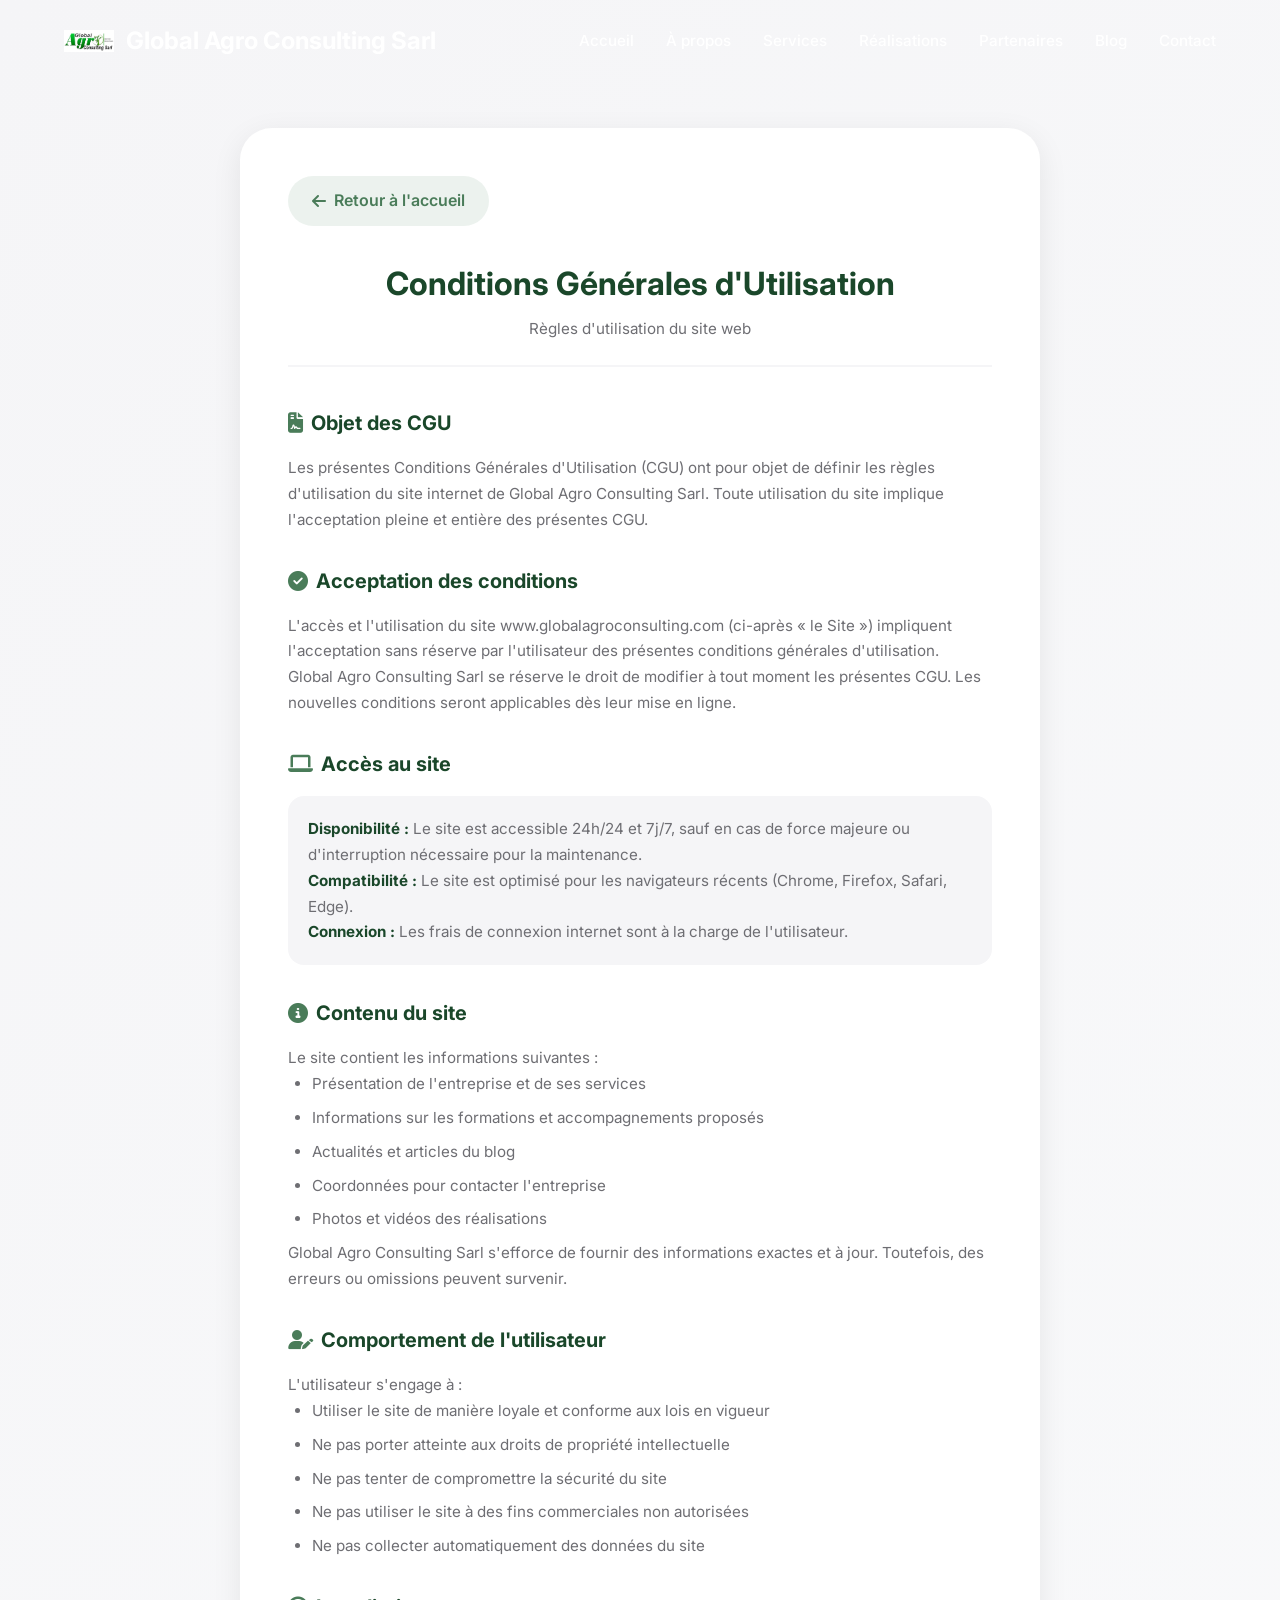
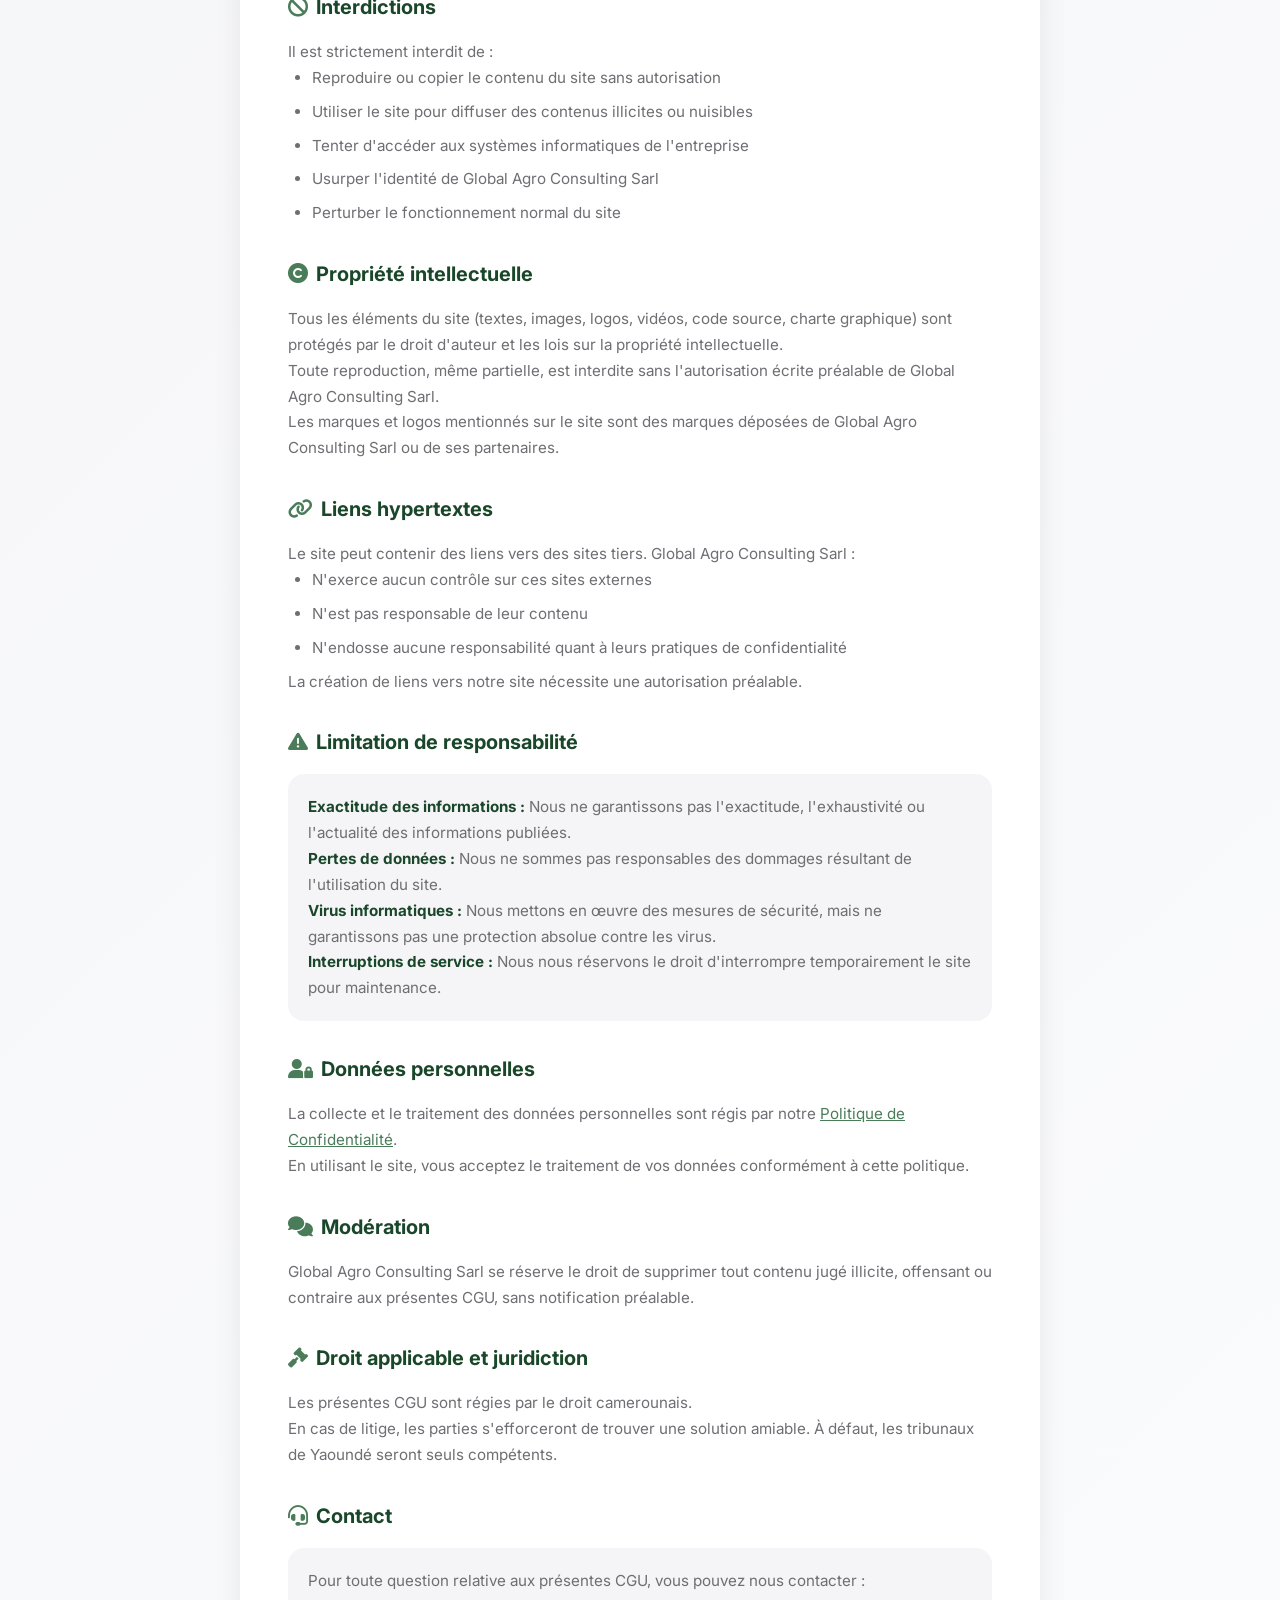
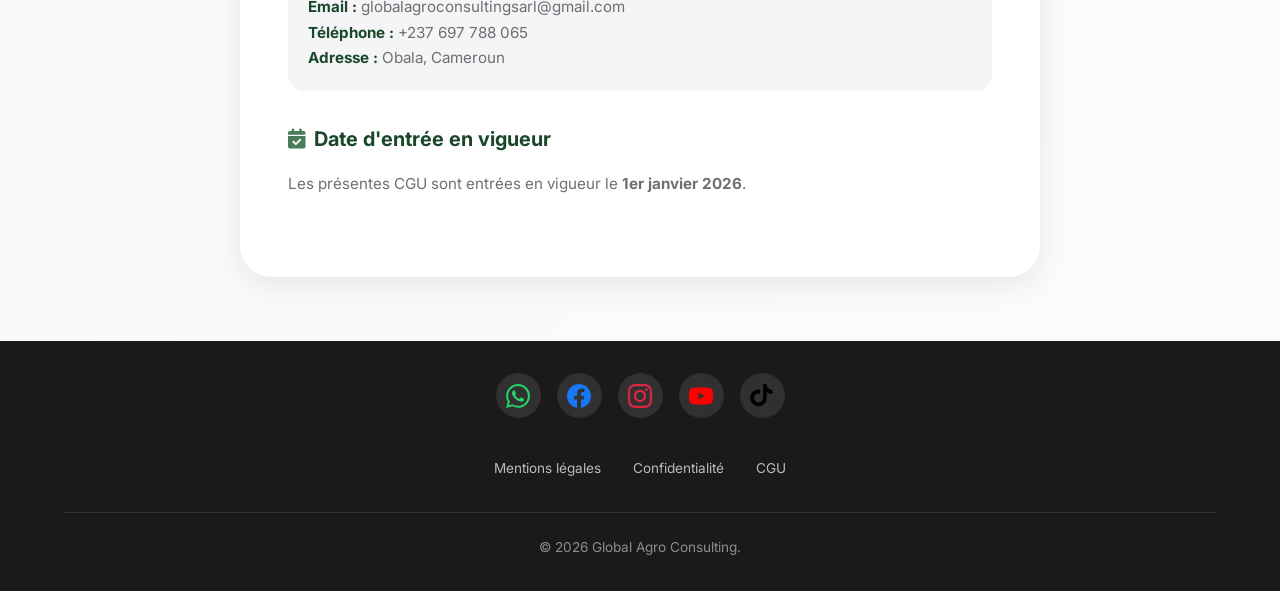
<file: cgu.html>
<!DOCTYPE html>
<html lang="fr">
<head>
    <meta charset="UTF-8">
    <meta name="viewport" content="width=device-width, initial-scale=1.0">
    <meta name="description" content="Conditions Générales d'Utilisation du site Global Agro Consulting">
    <title>CGU - Global Agro Consulting</title>

    <!-- Police Inter -->
    <link rel="preconnect" href="https://fonts.googleapis.com">
    <link rel="preconnect" href="https://fonts.gstatic.com" crossorigin>
    <link href="https://fonts.googleapis.com/css2?family=Inter:wght@300;400;500;600;700&display=swap" rel="stylesheet">

    <!-- Font Awesome -->
    <link rel="stylesheet" href="https://cdnjs.cloudflare.com/ajax/libs/font-awesome/6.5.1/css/all.min.css">

    <!-- Feuille de style -->
    <link rel="stylesheet" href="css/style.css">
    <link rel="icon" type="image/jpeg" href="images/logo consulting.jpeg">

    <style>
        .legal-page {
            min-height: 100vh;
            background: var(--gradient-soft);
            padding: 8rem 5% 4rem;
        }

        .legal-container {
            max-width: 800px;
            margin: 0 auto;
            background: var(--pure-white);
            border-radius: var(--radius-xxl);
            padding: 3rem;
            box-shadow: var(--shadow-heavy);
        }

        .legal-header {
            text-align: center;
            margin-bottom: 2.5rem;
            padding-bottom: 1.5rem;
            border-bottom: 2px solid var(--light-gray);
        }

        .legal-header h1 {
            font-size: 2rem;
            color: var(--dark-green);
            margin-bottom: 0.5rem;
        }

        .legal-header p {
            color: var(--gray-text);
            font-size: 0.95rem;
        }

        .legal-section {
            margin-bottom: 2rem;
        }

        .legal-section h2 {
            font-size: 1.25rem;
            color: var(--dark-green);
            margin-bottom: 1rem;
            display: flex;
            align-items: center;
            gap: 0.5rem;
        }

        .legal-section h2 i {
            color: var(--light-green);
        }

        .legal-section p,
        .legal-section ul {
            color: var(--gray-text);
            line-height: 1.7;
            font-size: 0.95rem;
        }

        .legal-section ul {
            padding-left: 1.5rem;
        }

        .legal-section li {
            margin-bottom: 0.5rem;
        }

        .legal-info-box {
            background: var(--light-gray);
            padding: 1.25rem;
            border-radius: var(--radius-lg);
            margin: 1rem 0;
        }

        .legal-info-box strong {
            color: var(--dark-green);
        }

        .back-to-home {
            display: inline-flex;
            align-items: center;
            gap: 0.5rem;
            color: var(--light-green);
            text-decoration: none;
            font-weight: 600;
            padding: 0.75rem 1.5rem;
            background: rgba(74, 124, 89, 0.1);
            border-radius: var(--radius-xxl);
            transition: var(--transition-smooth);
            margin-bottom: 2rem;
        }

        .back-to-home:hover {
            background: rgba(74, 124, 89, 0.2);
            color: var(--dark-green);
        }

        @media (max-width: 768px) {
            .legal-page {
                padding: 6rem 5% 3rem;
            }

            .legal-container {
                padding: 2rem 1.5rem;
            }

            .legal-header h1 {
                font-size: 1.5rem;
            }
        }
    </style>
</head>
<body>

    <!-- Navigation -->
    <nav class="navbar" id="navbar">
        <a href="#" class="logo">
            <img src="images/logo consulting.jpeg" alt="Logo" class="logo-img">
            Global Agro Consulting Sarl
        </a>

        <ul class="nav-links" id="navLinks">
            <li><a href="index.html#accueil">Accueil</a></li>
            <li><a href="index.html#apropos">À propos</a></li>
            <li><a href="index.html#services">Services</a></li>
            <li><a href="index.html#realisations">Réalisations</a></li>
            <li><a href="index.html#partenaires">Partenaires</a></li>
            <li><a href="index.html#blog">Blog</a></li>
            <li><a href="index.html#contact">Contact</a></li>
        </ul>

        <button class="mobile-toggle" id="mobileToggle" aria-label="Menu">
            <span></span>
            <span></span>
            <span></span>
        </button>
    </nav>

    <!-- Contenu principal -->
    <main class="legal-page">
        <div class="legal-container">
            <a href="index.html" class="back-to-home">
                <i class="fas fa-arrow-left"></i>
                Retour à l'accueil
            </a>

            <div class="legal-header">
                <h1>Conditions Générales d'Utilisation</h1>
                <p>Règles d'utilisation du site web</p>
            </div>

            <div class="legal-section">
                <h2><i class="fas fa-file-contract"></i> Objet des CGU</h2>
                <p>Les présentes Conditions Générales d'Utilisation (CGU) ont pour objet de définir les règles d'utilisation du site internet de Global Agro Consulting Sarl. Toute utilisation du site implique l'acceptation pleine et entière des présentes CGU.</p>
            </div>

            <div class="legal-section">
                <h2><i class="fas fa-check-circle"></i> Acceptation des conditions</h2>
                <p>L'accès et l'utilisation du site www.globalagroconsulting.com (ci-après « le Site ») impliquent l'acceptation sans réserve par l'utilisateur des présentes conditions générales d'utilisation.</p>
                <p>Global Agro Consulting Sarl se réserve le droit de modifier à tout moment les présentes CGU. Les nouvelles conditions seront applicables dès leur mise en ligne.</p>
            </div>

            <div class="legal-section">
                <h2><i class="fas fa-laptop"></i> Accès au site</h2>
                <div class="legal-info-box">
                    <p><strong>Disponibilité :</strong> Le site est accessible 24h/24 et 7j/7, sauf en cas de force majeure ou d'interruption nécessaire pour la maintenance.</p>
                    <p><strong>Compatibilité :</strong> Le site est optimisé pour les navigateurs récents (Chrome, Firefox, Safari, Edge).</p>
                    <p><strong>Connexion :</strong> Les frais de connexion internet sont à la charge de l'utilisateur.</p>
                </div>
            </div>

            <div class="legal-section">
                <h2><i class="fas fa-info-circle"></i> Contenu du site</h2>
                <p>Le site contient les informations suivantes :</p>
                <ul>
                    <li>Présentation de l'entreprise et de ses services</li>
                    <li>Informations sur les formations et accompagnements proposés</li>
                    <li>Actualités et articles du blog</li>
                    <li>Coordonnées pour contacter l'entreprise</li>
                    <li>Photos et vidéos des réalisations</li>
                </ul>
                <p>Global Agro Consulting Sarl s'efforce de fournir des informations exactes et à jour. Toutefois, des erreurs ou omissions peuvent survenir.</p>
            </div>

            <div class="legal-section">
                <h2><i class="fas fa-user-edit"></i> Comportement de l'utilisateur</h2>
                <p>L'utilisateur s'engage à :</p>
                <ul>
                    <li>Utiliser le site de manière loyale et conforme aux lois en vigueur</li>
                    <li>Ne pas porter atteinte aux droits de propriété intellectuelle</li>
                    <li>Ne pas tenter de compromettre la sécurité du site</li>
                    <li>Ne pas utiliser le site à des fins commerciales non autorisées</li>
                    <li>Ne pas collecter automatiquement des données du site</li>
                </ul>
            </div>

            <div class="legal-section">
                <h2><i class="fas fa-ban"></i> Interdictions</h2>
                <p>Il est strictement interdit de :</p>
                <ul>
                    <li>Reproduire ou copier le contenu du site sans autorisation</li>
                    <li>Utiliser le site pour diffuser des contenus illicites ou nuisibles</li>
                    <li>Tenter d'accéder aux systèmes informatiques de l'entreprise</li>
                    <li>Usurper l'identité de Global Agro Consulting Sarl</li>
                    <li>Perturber le fonctionnement normal du site</li>
                </ul>
            </div>

            <div class="legal-section">
                <h2><i class="fas fa-copyright"></i> Propriété intellectuelle</h2>
                <p>Tous les éléments du site (textes, images, logos, vidéos, code source, charte graphique) sont protégés par le droit d'auteur et les lois sur la propriété intellectuelle.</p>
                <p>Toute reproduction, même partielle, est interdite sans l'autorisation écrite préalable de Global Agro Consulting Sarl.</p>
                <p>Les marques et logos mentionnés sur le site sont des marques déposées de Global Agro Consulting Sarl ou de ses partenaires.</p>
            </div>

            <div class="legal-section">
                <h2><i class="fas fa-link"></i> Liens hypertextes</h2>
                <p>Le site peut contenir des liens vers des sites tiers. Global Agro Consulting Sarl :</p>
                <ul>
                    <li>N'exerce aucun contrôle sur ces sites externes</li>
                    <li>N'est pas responsable de leur contenu</li>
                    <li>N'endosse aucune responsabilité quant à leurs pratiques de confidentialité</li>
                </ul>
                <p>La création de liens vers notre site nécessite une autorisation préalable.</p>
            </div>

            <div class="legal-section">
                <h2><i class="fas fa-exclamation-triangle"></i> Limitation de responsabilité</h2>
                <div class="legal-info-box">
                    <p><strong>Exactitude des informations :</strong> Nous ne garantissons pas l'exactitude, l'exhaustivité ou l'actualité des informations publiées.</p>
                    <p><strong>Pertes de données :</strong> Nous ne sommes pas responsables des dommages résultant de l'utilisation du site.</p>
                    <p><strong>Virus informatiques :</strong> Nous mettons en œuvre des mesures de sécurité, mais ne garantissons pas une protection absolue contre les virus.</p>
                    <p><strong>Interruptions de service :</strong> Nous nous réservons le droit d'interrompre temporairement le site pour maintenance.</p>
                </div>
            </div>

            <div class="legal-section">
                <h2><i class="fas fa-user-lock"></i> Données personnelles</h2>
                <p>La collecte et le traitement des données personnelles sont régis par notre <a href="confidentialite.html" style="color: var(--light-green);">Politique de Confidentialité</a>.</p>
                <p>En utilisant le site, vous acceptez le traitement de vos données conformément à cette politique.</p>
            </div>

            <div class="legal-section">
                <h2><i class="fas fa-comments"></i> Modération</h2>
                <p>Global Agro Consulting Sarl se réserve le droit de supprimer tout contenu jugé illicite, offensant ou contraire aux présentes CGU, sans notification préalable.</p>
            </div>

            <div class="legal-section">
                <h2><i class="fas fa-gavel"></i> Droit applicable et juridiction</h2>
                <p>Les présentes CGU sont régies par le droit camerounais.</p>
                <p>En cas de litige, les parties s'efforceront de trouver une solution amiable. À défaut, les tribunaux de Yaoundé seront seuls compétents.</p>
            </div>

            <div class="legal-section">
                <h2><i class="fas fa-headset"></i> Contact</h2>
                <div class="legal-info-box">
                    <p>Pour toute question relative aux présentes CGU, vous pouvez nous contacter :</p>
                    <p><strong>Email :</strong> globalagroconsultingsarl@gmail.com</p>
                    <p><strong>Téléphone :</strong> +237 697 788 065</p>
                    <p><strong>Adresse :</strong> Obala, Cameroun</p>
                </div>
            </div>

            <div class="legal-section">
                <h2><i class="fas fa-calendar-check"></i> Date d'entrée en vigueur</h2>
                <p>Les présentes CGU sont entrées en vigueur le <strong>1er janvier 2026</strong>.</p>
            </div>
        </div>
    </main>

    <!-- Footer -->
    <footer class="footer">
        <div class="footer-content">
            <div class="footer-social">
                <a href="https://wa.me/237697788065" target="_blank" aria-label="WhatsApp" class="social-whatsapp">
                    <svg viewBox="0 0 24 24" fill="currentColor" width="24" height="24">
                        <path d="M17.472 14.382c-.297-.149-1.758-.867-2.03-.967-.273-.099-.471-.148-.67.15-.197.297-.767.966-.94 1.164-.173.199-.347.223-.644.075-.297-.15-1.255-.463-2.39-1.475-.883-.788-1.48-1.761-1.653-2.059-.173-.297-.018-.458.13-.606.134-.133.298-.347.446-.52.149-.174.198-.298.298-.497.099-.198.05-.371-.025-.52-.075-.149-.669-1.612-.916-2.207-.242-.579-.487-.5-.669-.51-.173-.008-.371-.01-.57-.01-.198 0-.52.074-.792.372-.272.297-1.04 1.016-1.04 2.479 0 1.462 1.065 2.875 1.213 3.074.149.198 2.096 3.2 5.077 4.487.709.306 1.262.489 1.694.625.712.227 1.36.195 1.871.118.571-.085 1.758-.719 2.006-1.413.248-.694.248-1.289.173-1.413-.074-.124-.272-.198-.57-.347m-5.421 7.403h-.004a9.87 9.87 0 01-5.031-1.378l-.361-.214-3.741.982.998-3.648-.235-.374a9.86 9.86 0 01-1.51-5.26c.001-5.45 4.436-9.884 9.888-9.884 2.64 0 5.122 1.03 6.988 2.898a9.825 9.825 0 012.893 6.994c-.003 5.45-4.437 9.884-9.885 9.884m8.413-18.297A11.815 11.815 0 0012.05 0C5.495 0 .16 5.335.157 11.892c0 2.096.547 4.142 1.588 5.945L.057 24l6.305-1.654a11.882 11.882 0 005.683 1.448h.005c6.554 0 11.89-5.335 11.893-11.893a11.821 11.821 0 00-3.48-8.413Z"/>
                    </svg>
                </a>
                <a href="#" aria-label="Facebook" class="social-facebook">
                    <svg viewBox="0 0 24 24" fill="currentColor" width="24" height="24">
                        <path d="M24 12.073c0-6.627-5.373-12-12-12s-12 5.373-12 12c0 5.99 4.388 10.954 10.125 11.854v-8.385H7.078v-3.47h3.047V9.43c0-3.007 1.792-4.669 4.533-4.669 1.312 0 2.686.235 2.686.235v2.953H15.83c-1.491 0-1.956.925-1.956 1.874v2.25h3.328l-.532 3.47h-2.796v8.385C19.612 23.027 24 18.062 24 12.073z"/>
                    </svg>
                </a>
                <a href="#" aria-label="Instagram" class="social-instagram">
                    <svg viewBox="0 0 24 24" fill="currentColor" width="24" height="24">
                        <path d="M12 2.163c3.204 0 3.584.012 4.85.07 3.252.148 4.771 1.691 4.919 4.919.058 1.265.069 1.645.069 4.849 0 3.205-.012 3.584-.069 4.849-.149 3.225-1.664 4.771-4.919 4.919-1.266.058-1.644.07-4.85.07-3.204 0-3.584-.012-4.849-.07-3.26-.149-4.771-1.699-4.919-4.92-.058-1.265-.07-1.644-.07-4.849 0-3.204.013-3.583.07-4.849.149-3.227 1.664-4.771 4.919-4.919 1.266-.057 1.645-.069 4.849-.069zm0-2.163c-3.259 0-3.667.014-4.947.072-4.358.2-6.78 2.618-6.98 6.98-.059 1.281-.073 1.689-.073 4.948 0 3.259.014 3.668.072 4.948.2 4.358 2.618 6.78 6.98 6.98 1.281.058 1.689.072 4.948.072 3.259 0 3.668-.014 4.948-.072 4.354-.2 6.782-2.618 6.979-6.98.059-1.28.073-1.689.073-4.948 0-3.259-.014-3.667-.072-4.947-.196-4.354-2.617-6.78-6.979-6.98-1.281-.059-1.69-.073-4.949-.073zm0 5.838c-3.403 0-6.162 2.759-6.162 6.162s2.759 6.163 6.162 6.163 6.162-2.759 6.162-6.163c0-3.403-2.759-6.162-6.162-6.162zm0 10.162c-2.209 0-4-1.79-4-4 0-2.209 1.791-4 4-4s4 1.791 4 4c0 2.21-1.791 4-4 4zm6.406-11.845c-.796 0-1.441.645-1.441 1.44s.645 1.44 1.441 1.44c.795 0 1.439-.645 1.439-1.44s-.644-1.44-1.439-1.44z"/>
                    </svg>
                </a>
                <a href="https://youtube.com/@globalagroconsultingsarl?si=Ph9VbUU8TNchf5bx" aria-label="YouTube" class="social-youtube">
                    <svg viewBox="0 0 24 24" fill="currentColor" width="24" height="24">
                        <path d="M23.498 6.186a3.016 3.016 0 0 0-2.122-2.136C19.505 3.545 12 3.545 12 3.545s-7.505 0-9.377.505A3.017 3.017 0 0 0 .502 6.186C0 8.07 0 12 0 12s0 3.93.502 5.814a3.016 3.016 0 0 0 2.122 2.136c1.871.505 9.376.505 9.376.505s7.505 0 9.377-.505a3.015 3.015 0 0 0 2.122-2.136C24 15.93 24 12 24 12s0-3.93-.502-5.814zM9.545 15.568V8.432L15.818 12l-6.273 3.568z"/>
                    </svg>
                </a>
                <a href="tiktok.com/@global.agro.conso" aria-label="TikTok" class="social-tiktok">
                    <svg viewBox="0 0 24 24" fill="currentColor" width="24" height="24">
                        <path d="M12.525.02c1.31-.02 2.61-.01 3.91-.02.08 1.53.63 3.09 1.75 4.17 1.12 1.11 2.7 1.62 4.24 1.79v4.03c-1.44-.05-2.89-.35-4.2-.97-.57-.26-1.1-.59-1.62-.93v6.16c0 2.52-1.12 4.84-2.9 6.24-1.72 1.39-3.92 1.98-6.09 1.69-2.21-.29-4.24-1.43-5.62-3.15-1.42-1.77-2.05-4.14-1.73-6.4.33-2.26 1.57-4.32 3.42-5.66 1.85-1.34 4.2-1.84 6.45-1.37v4.16c-1.17-.41-2.47-.33-3.58.23-1.11.56-1.95 1.56-2.31 2.75-.36 1.19-.21 2.49.41 3.56.62 1.07 1.68 1.84 2.9 2.11 1.22.27 2.5.01 3.54-.71 1.04-.72 1.74-1.87 1.92-3.12.05-.34.07-.68.07-1.03V.02h-1.56z"/>
                    </svg>
                </a>
            </div>

            <div class="footer-legal">
                <a href="mentions-legales.html">Mentions légales</a>
                <a href="confidentialite.html">Confidentialité</a>
                <a href="cgu.html">CGU</a>
            </div>
        </div>

        <div class="footer-bottom">
            <p>&copy; 2026 Global Agro Consulting.</p>
        </div>
    </footer>

    <script src="js/main.js"></script>
</body>
</html>
</file>
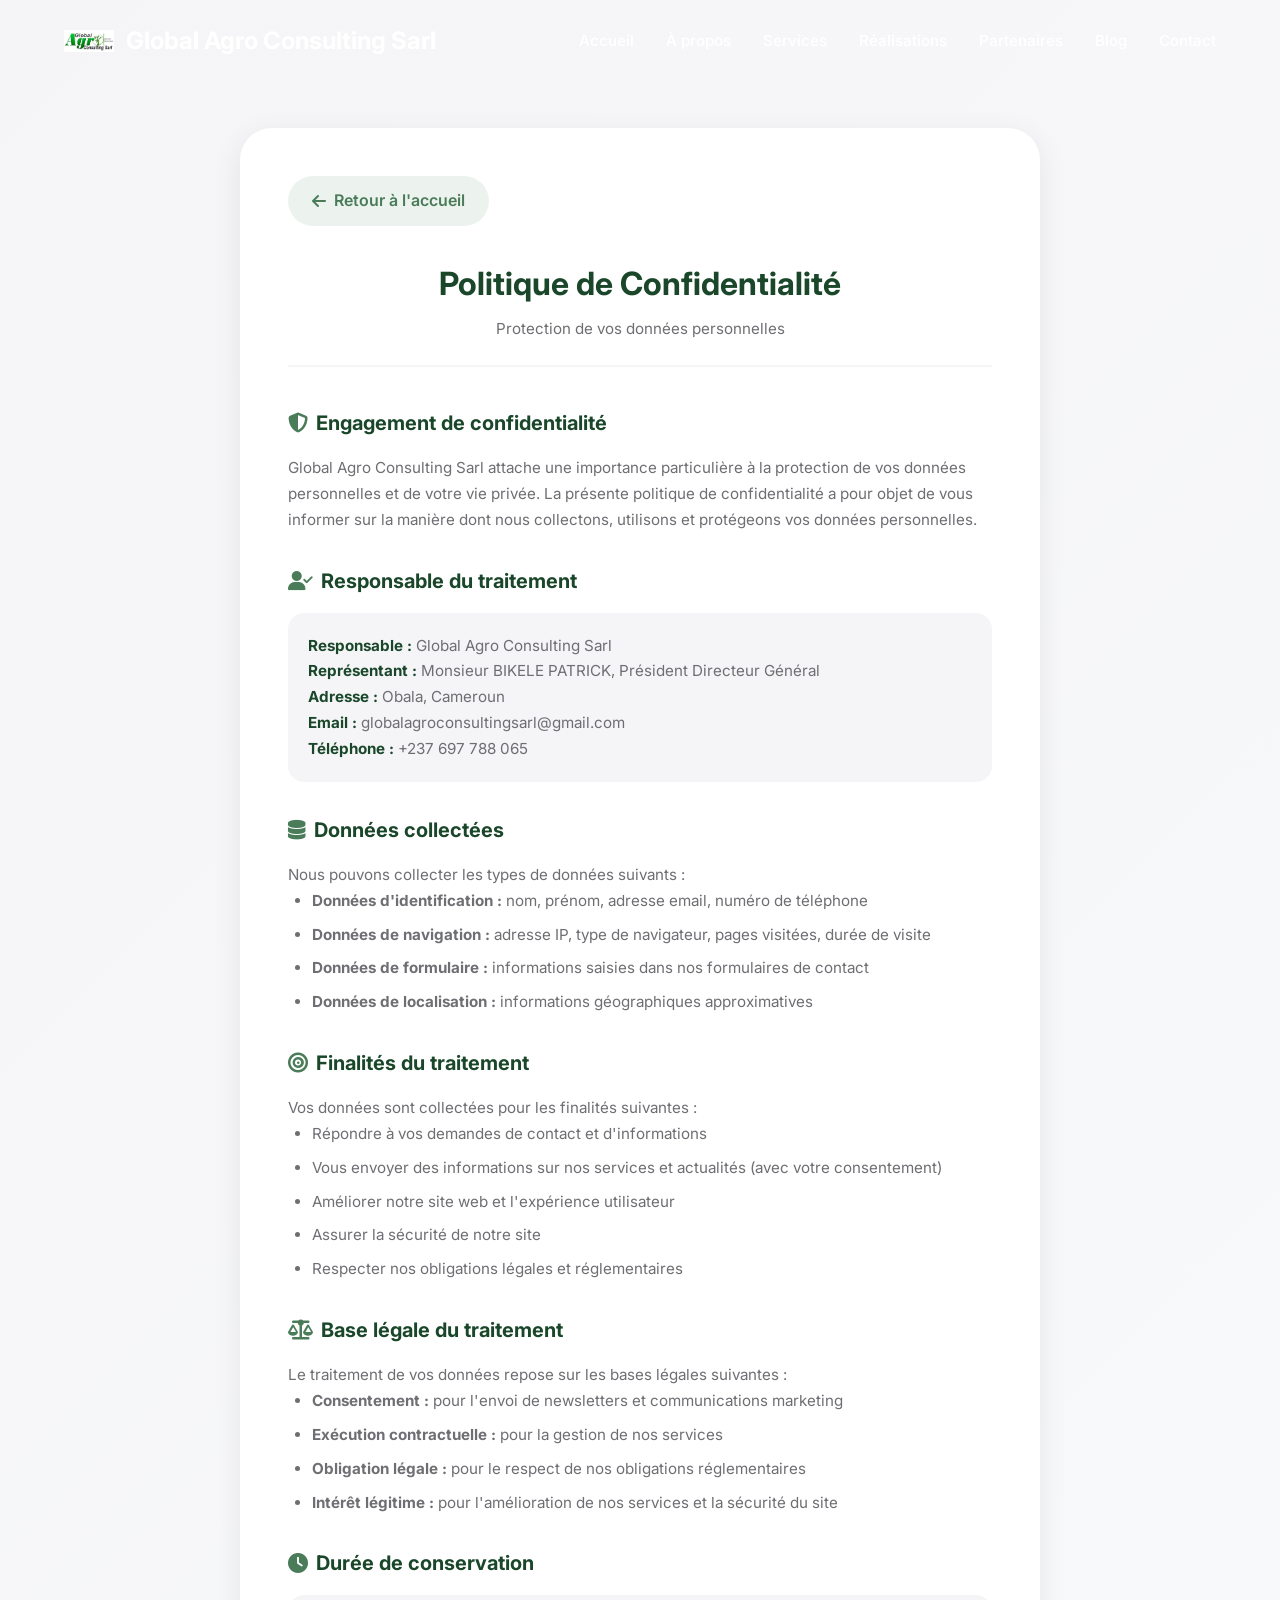
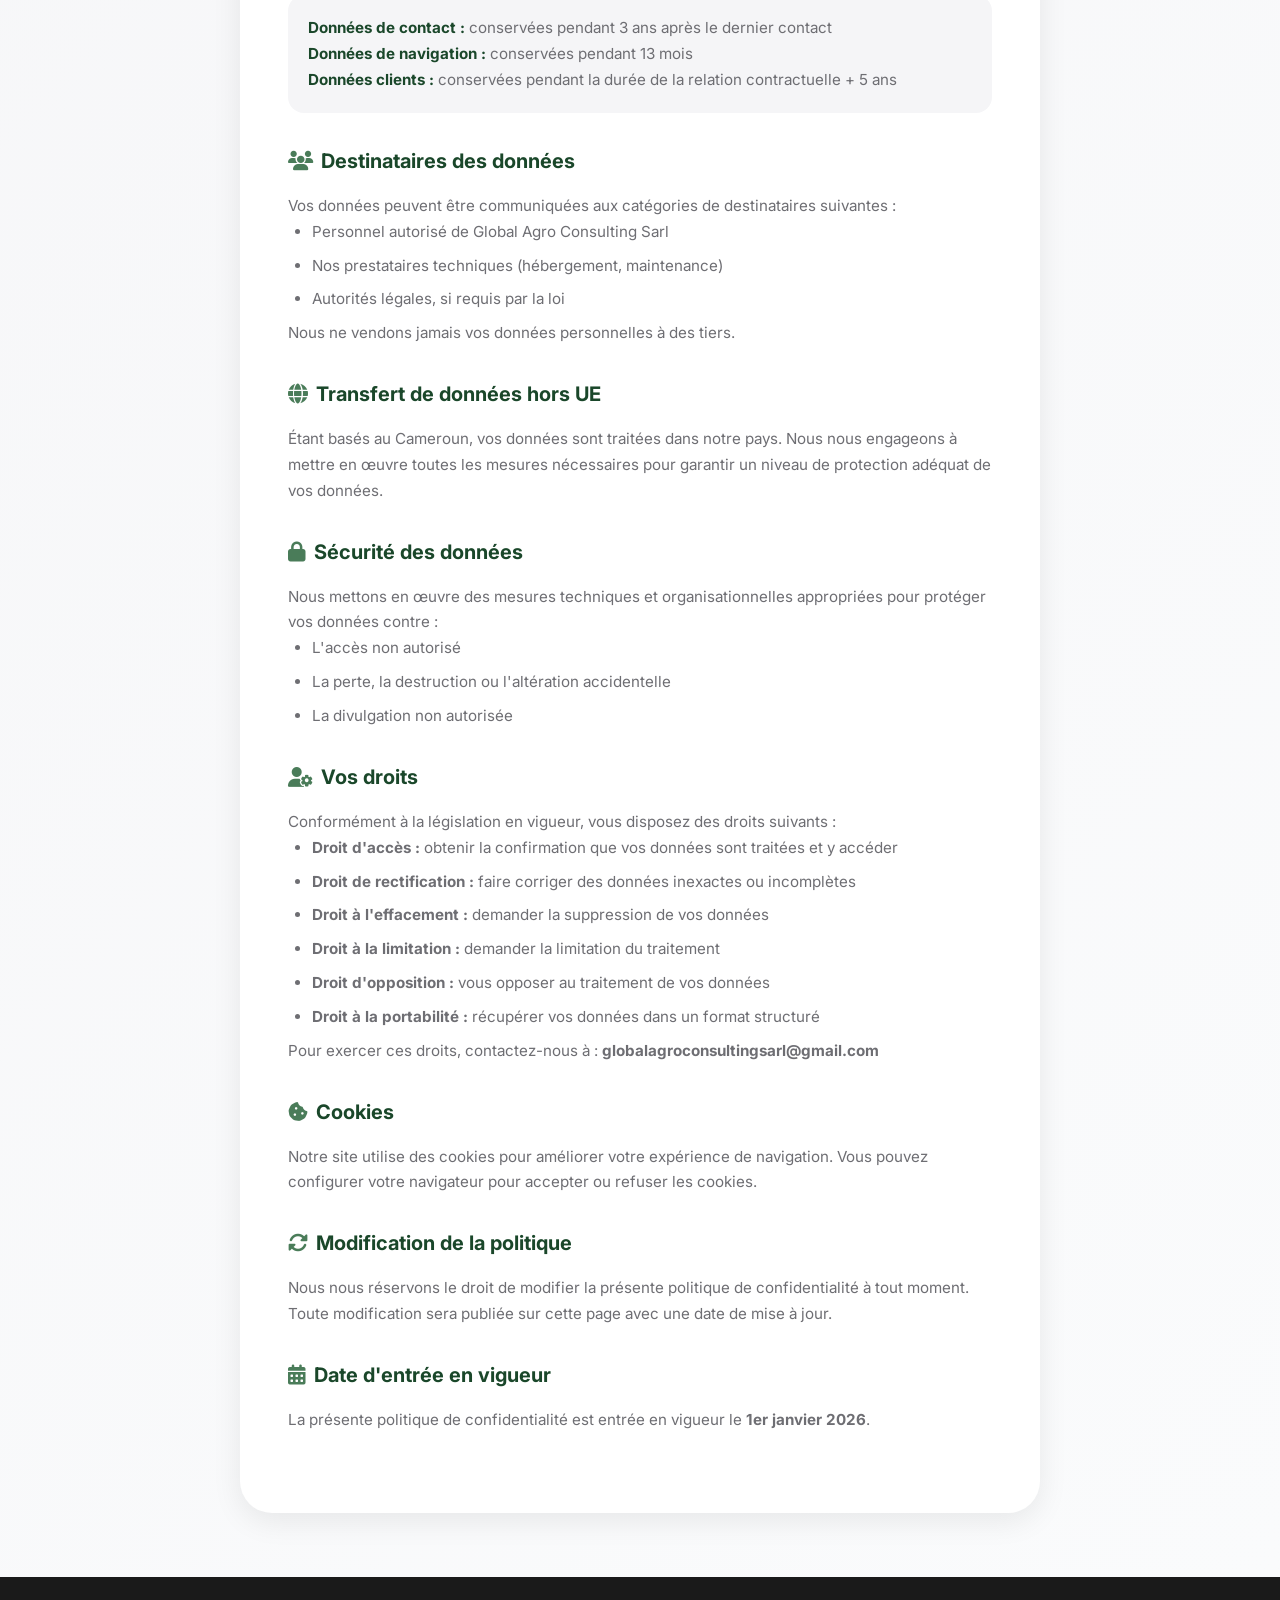
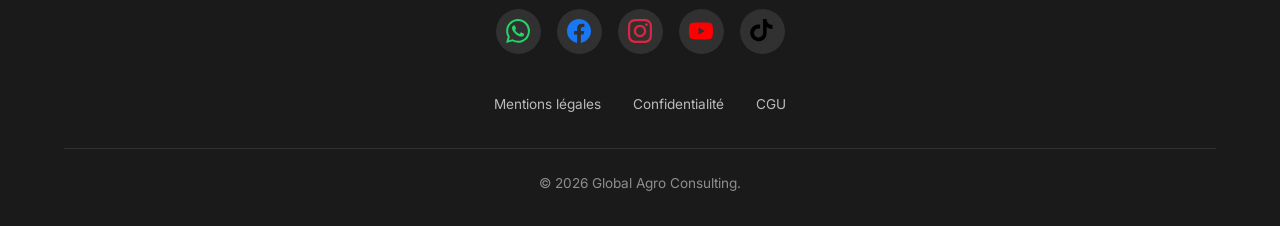
<file: confidentialite.html>
<!DOCTYPE html>
<html lang="fr">
<head>
    <meta charset="UTF-8">
    <meta name="viewport" content="width=device-width, initial-scale=1.0">
    <meta name="description" content="Politique de confidentialité de Global Agro Consulting Sarl">
    <title>Confidentialité - Global Agro Consulting</title>

    <!-- Police Inter -->
    <link rel="preconnect" href="https://fonts.googleapis.com">
    <link rel="preconnect" href="https://fonts.gstatic.com" crossorigin>
    <link href="https://fonts.googleapis.com/css2?family=Inter:wght@300;400;500;600;700&display=swap" rel="stylesheet">

    <!-- Font Awesome -->
    <link rel="stylesheet" href="https://cdnjs.cloudflare.com/ajax/libs/font-awesome/6.5.1/css/all.min.css">

    <!-- Feuille de style -->
    <link rel="stylesheet" href="css/style.css">
    <link rel="icon" type="image/jpeg" href="images/logo consulting.jpeg">

    <style>
        .legal-page {
            min-height: 100vh;
            background: var(--gradient-soft);
            padding: 8rem 5% 4rem;
        }

        .legal-container {
            max-width: 800px;
            margin: 0 auto;
            background: var(--pure-white);
            border-radius: var(--radius-xxl);
            padding: 3rem;
            box-shadow: var(--shadow-heavy);
        }

        .legal-header {
            text-align: center;
            margin-bottom: 2.5rem;
            padding-bottom: 1.5rem;
            border-bottom: 2px solid var(--light-gray);
        }

        .legal-header h1 {
            font-size: 2rem;
            color: var(--dark-green);
            margin-bottom: 0.5rem;
        }

        .legal-header p {
            color: var(--gray-text);
            font-size: 0.95rem;
        }

        .legal-section {
            margin-bottom: 2rem;
        }

        .legal-section h2 {
            font-size: 1.25rem;
            color: var(--dark-green);
            margin-bottom: 1rem;
            display: flex;
            align-items: center;
            gap: 0.5rem;
        }

        .legal-section h2 i {
            color: var(--light-green);
        }

        .legal-section p,
        .legal-section ul {
            color: var(--gray-text);
            line-height: 1.7;
            font-size: 0.95rem;
        }

        .legal-section ul {
            padding-left: 1.5rem;
        }

        .legal-section li {
            margin-bottom: 0.5rem;
        }

        .legal-info-box {
            background: var(--light-gray);
            padding: 1.25rem;
            border-radius: var(--radius-lg);
            margin: 1rem 0;
        }

        .legal-info-box strong {
            color: var(--dark-green);
        }

        .back-to-home {
            display: inline-flex;
            align-items: center;
            gap: 0.5rem;
            color: var(--light-green);
            text-decoration: none;
            font-weight: 600;
            padding: 0.75rem 1.5rem;
            background: rgba(74, 124, 89, 0.1);
            border-radius: var(--radius-xxl);
            transition: var(--transition-smooth);
            margin-bottom: 2rem;
        }

        .back-to-home:hover {
            background: rgba(74, 124, 89, 0.2);
            color: var(--dark-green);
        }

        @media (max-width: 768px) {
            .legal-page {
                padding: 6rem 5% 3rem;
            }

            .legal-container {
                padding: 2rem 1.5rem;
            }

            .legal-header h1 {
                font-size: 1.5rem;
            }
        }
    </style>
</head>
<body>

    <!-- Navigation -->
    <nav class="navbar" id="navbar">
        <a href="#" class="logo">
            <img src="images/logo consulting.jpeg" alt="Logo" class="logo-img">
            Global Agro Consulting Sarl
        </a>

        <ul class="nav-links" id="navLinks">
            <li><a href="index.html#accueil">Accueil</a></li>
            <li><a href="index.html#apropos">À propos</a></li>
            <li><a href="index.html#services">Services</a></li>
            <li><a href="index.html#realisations">Réalisations</a></li>
            <li><a href="index.html#partenaires">Partenaires</a></li>
            <li><a href="index.html#blog">Blog</a></li>
            <li><a href="index.html#contact">Contact</a></li>
        </ul>

        <button class="mobile-toggle" id="mobileToggle" aria-label="Menu">
            <span></span>
            <span></span>
            <span></span>
        </button>
    </nav>

    <!-- Contenu principal -->
    <main class="legal-page">
        <div class="legal-container">
            <a href="index.html" class="back-to-home">
                <i class="fas fa-arrow-left"></i>
                Retour à l'accueil
            </a>

            <div class="legal-header">
                <h1>Politique de Confidentialité</h1>
                <p>Protection de vos données personnelles</p>
            </div>

            <div class="legal-section">
                <h2><i class="fas fa-shield-alt"></i> Engagement de confidentialité</h2>
                <p>Global Agro Consulting Sarl attache une importance particulière à la protection de vos données personnelles et de votre vie privée. La présente politique de confidentialité a pour objet de vous informer sur la manière dont nous collectons, utilisons et protégeons vos données personnelles.</p>
            </div>

            <div class="legal-section">
                <h2><i class="fas fa-user-check"></i> Responsable du traitement</h2>
                <div class="legal-info-box">
                    <p><strong>Responsable :</strong> Global Agro Consulting Sarl</p>
                    <p><strong>Représentant :</strong> Monsieur BIKELE PATRICK, Président Directeur Général</p>
                    <p><strong>Adresse :</strong> Obala, Cameroun</p>
                    <p><strong>Email :</strong> globalagroconsultingsarl@gmail.com</p>
                    <p><strong>Téléphone :</strong> +237 697 788 065</p>
                </div>
            </div>

            <div class="legal-section">
                <h2><i class="fas fa-database"></i> Données collectées</h2>
                <p>Nous pouvons collecter les types de données suivants :</p>
                <ul>
                    <li><strong>Données d'identification :</strong> nom, prénom, adresse email, numéro de téléphone</li>
                    <li><strong>Données de navigation :</strong> adresse IP, type de navigateur, pages visitées, durée de visite</li>
                    <li><strong>Données de formulaire :</strong> informations saisies dans nos formulaires de contact</li>
                    <li><strong>Données de localisation :</strong> informations géographiques approximatives</li>
                </ul>
            </div>

            <div class="legal-section">
                <h2><i class="fas fa-bullseye"></i> Finalités du traitement</h2>
                <p>Vos données sont collectées pour les finalités suivantes :</p>
                <ul>
                    <li>Répondre à vos demandes de contact et d'informations</li>
                    <li>Vous envoyer des informations sur nos services et actualités (avec votre consentement)</li>
                    <li>Améliorer notre site web et l'expérience utilisateur</li>
                    <li>Assurer la sécurité de notre site</li>
                    <li>Respecter nos obligations légales et réglementaires</li>
                </ul>
            </div>

            <div class="legal-section">
                <h2><i class="fas fa-balance-scale"></i> Base légale du traitement</h2>
                <p>Le traitement de vos données repose sur les bases légales suivantes :</p>
                <ul>
                    <li><strong>Consentement :</strong> pour l'envoi de newsletters et communications marketing</li>
                    <li><strong>Exécution contractuelle :</strong> pour la gestion de nos services</li>
                    <li><strong>Obligation légale :</strong> pour le respect de nos obligations réglementaires</li>
                    <li><strong>Intérêt légitime :</strong> pour l'amélioration de nos services et la sécurité du site</li>
                </ul>
            </div>

            <div class="legal-section">
                <h2><i class="fas fa-clock"></i> Durée de conservation</h2>
                <div class="legal-info-box">
                    <p><strong>Données de contact :</strong> conservées pendant 3 ans après le dernier contact</p>
                    <p><strong>Données de navigation :</strong> conservées pendant 13 mois</p>
                    <p><strong>Données clients :</strong> conservées pendant la durée de la relation contractuelle + 5 ans</p>
                </div>
            </div>

            <div class="legal-section">
                <h2><i class="fas fa-users"></i> Destinataires des données</h2>
                <p>Vos données peuvent être communiquées aux catégories de destinataires suivantes :</p>
                <ul>
                    <li>Personnel autorisé de Global Agro Consulting Sarl</li>
                    <li>Nos prestataires techniques (hébergement, maintenance)</li>
                    <li>Autorités légales, si requis par la loi</li>
                </ul>
                <p>Nous ne vendons jamais vos données personnelles à des tiers.</p>
            </div>

            <div class="legal-section">
                <h2><i class="fas fa-globe"></i> Transfert de données hors UE</h2>
                <p>Étant basés au Cameroun, vos données sont traitées dans notre pays. Nous nous engageons à mettre en œuvre toutes les mesures nécessaires pour garantir un niveau de protection adéquat de vos données.</p>
            </div>

            <div class="legal-section">
                <h2><i class="fas fa-lock"></i> Sécurité des données</h2>
                <p>Nous mettons en œuvre des mesures techniques et organisationnelles appropriées pour protéger vos données contre :</p>
                <ul>
                    <li>L'accès non autorisé</li>
                    <li>La perte, la destruction ou l'altération accidentelle</li>
                    <li>La divulgation non autorisée</li>
                </ul>
            </div>

            <div class="legal-section">
                <h2><i class="fas fa-user-cog"></i> Vos droits</h2>
                <p>Conformément à la législation en vigueur, vous disposez des droits suivants :</p>
                <ul>
                    <li><strong>Droit d'accès :</strong> obtenir la confirmation que vos données sont traitées et y accéder</li>
                    <li><strong>Droit de rectification :</strong> faire corriger des données inexactes ou incomplètes</li>
                    <li><strong>Droit à l'effacement :</strong> demander la suppression de vos données</li>
                    <li><strong>Droit à la limitation :</strong> demander la limitation du traitement</li>
                    <li><strong>Droit d'opposition :</strong> vous opposer au traitement de vos données</li>
                    <li><strong>Droit à la portabilité :</strong> récupérer vos données dans un format structuré</li>
                </ul>
                <p>Pour exercer ces droits, contactez-nous à : <strong>globalagroconsultingsarl@gmail.com</strong></p>
            </div>

            <div class="legal-section">
                <h2><i class="fas fa-cookie-bite"></i> Cookies</h2>
                <p>Notre site utilise des cookies pour améliorer votre expérience de navigation. Vous pouvez configurer votre navigateur pour accepter ou refuser les cookies.</p>
            </div>

            <div class="legal-section">
                <h2><i class="fas fa-sync-alt"></i> Modification de la politique</h2>
                <p>Nous nous réservons le droit de modifier la présente politique de confidentialité à tout moment. Toute modification sera publiée sur cette page avec une date de mise à jour.</p>
            </div>

            <div class="legal-section">
                <h2><i class="fas fa-calendar-alt"></i> Date d'entrée en vigueur</h2>
                <p>La présente politique de confidentialité est entrée en vigueur le <strong>1er janvier 2026</strong>.</p>
            </div>
        </div>
    </main>

    <!-- Footer -->
    <footer class="footer">
        <div class="footer-content">
            <div class="footer-social">
                <a href="https://wa.me/237697788065" target="_blank" aria-label="WhatsApp" class="social-whatsapp">
                    <svg viewBox="0 0 24 24" fill="currentColor" width="24" height="24">
                        <path d="M17.472 14.382c-.297-.149-1.758-.867-2.03-.967-.273-.099-.471-.148-.67.15-.197.297-.767.966-.94 1.164-.173.199-.347.223-.644.075-.297-.15-1.255-.463-2.39-1.475-.883-.788-1.48-1.761-1.653-2.059-.173-.297-.018-.458.13-.606.134-.133.298-.347.446-.52.149-.174.198-.298.298-.497.099-.198.05-.371-.025-.52-.075-.149-.669-1.612-.916-2.207-.242-.579-.487-.5-.669-.51-.173-.008-.371-.01-.57-.01-.198 0-.52.074-.792.372-.272.297-1.04 1.016-1.04 2.479 0 1.462 1.065 2.875 1.213 3.074.149.198 2.096 3.2 5.077 4.487.709.306 1.262.489 1.694.625.712.227 1.36.195 1.871.118.571-.085 1.758-.719 2.006-1.413.248-.694.248-1.289.173-1.413-.074-.124-.272-.198-.57-.347m-5.421 7.403h-.004a9.87 9.87 0 01-5.031-1.378l-.361-.214-3.741.982.998-3.648-.235-.374a9.86 9.86 0 01-1.51-5.26c.001-5.45 4.436-9.884 9.888-9.884 2.64 0 5.122 1.03 6.988 2.898a9.825 9.825 0 012.893 6.994c-.003 5.45-4.437 9.884-9.885 9.884m8.413-18.297A11.815 11.815 0 0012.05 0C5.495 0 .16 5.335.157 11.892c0 2.096.547 4.142 1.588 5.945L.057 24l6.305-1.654a11.882 11.882 0 005.683 1.448h.005c6.554 0 11.89-5.335 11.893-11.893a11.821 11.821 0 00-3.48-8.413Z"/>
                    </svg>
                </a>
                <a href="#" aria-label="Facebook" class="social-facebook">
                    <svg viewBox="0 0 24 24" fill="currentColor" width="24" height="24">
                        <path d="M24 12.073c0-6.627-5.373-12-12-12s-12 5.373-12 12c0 5.99 4.388 10.954 10.125 11.854v-8.385H7.078v-3.47h3.047V9.43c0-3.007 1.792-4.669 4.533-4.669 1.312 0 2.686.235 2.686.235v2.953H15.83c-1.491 0-1.956.925-1.956 1.874v2.25h3.328l-.532 3.47h-2.796v8.385C19.612 23.027 24 18.062 24 12.073z"/>
                    </svg>
                </a>
                <a href="#" aria-label="Instagram" class="social-instagram">
                    <svg viewBox="0 0 24 24" fill="currentColor" width="24" height="24">
                        <path d="M12 2.163c3.204 0 3.584.012 4.85.07 3.252.148 4.771 1.691 4.919 4.919.058 1.265.069 1.645.069 4.849 0 3.205-.012 3.584-.069 4.849-.149 3.225-1.664 4.771-4.919 4.919-1.266.058-1.644.07-4.85.07-3.204 0-3.584-.012-4.849-.07-3.26-.149-4.771-1.699-4.919-4.92-.058-1.265-.07-1.644-.07-4.849 0-3.204.013-3.583.07-4.849.149-3.227 1.664-4.771 4.919-4.919 1.266-.057 1.645-.069 4.849-.069zm0-2.163c-3.259 0-3.667.014-4.947.072-4.358.2-6.78 2.618-6.98 6.98-.059 1.281-.073 1.689-.073 4.948 0 3.259.014 3.668.072 4.948.2 4.358 2.618 6.78 6.98 6.98 1.281.058 1.689.072 4.948.072 3.259 0 3.668-.014 4.948-.072 4.354-.2 6.782-2.618 6.979-6.98.059-1.28.073-1.689.073-4.948 0-3.259-.014-3.667-.072-4.947-.196-4.354-2.617-6.78-6.979-6.98-1.281-.059-1.69-.073-4.949-.073zm0 5.838c-3.403 0-6.162 2.759-6.162 6.162s2.759 6.163 6.162 6.163 6.162-2.759 6.162-6.163c0-3.403-2.759-6.162-6.162-6.162zm0 10.162c-2.209 0-4-1.79-4-4 0-2.209 1.791-4 4-4s4 1.791 4 4c0 2.21-1.791 4-4 4zm6.406-11.845c-.796 0-1.441.645-1.441 1.44s.645 1.44 1.441 1.44c.795 0 1.439-.645 1.439-1.44s-.644-1.44-1.439-1.44z"/>
                    </svg>
                </a>
                <a href="https://youtube.com/@globalagroconsultingsarl?si=Ph9VbUU8TNchf5bx" aria-label="YouTube" class="social-youtube">
                    <svg viewBox="0 0 24 24" fill="currentColor" width="24" height="24">
                        <path d="M23.498 6.186a3.016 3.016 0 0 0-2.122-2.136C19.505 3.545 12 3.545 12 3.545s-7.505 0-9.377.505A3.017 3.017 0 0 0 .502 6.186C0 8.07 0 12 0 12s0 3.93.502 5.814a3.016 3.016 0 0 0 2.122 2.136c1.871.505 9.376.505 9.376.505s7.505 0 9.377-.505a3.015 3.015 0 0 0 2.122-2.136C24 15.93 24 12 24 12s0-3.93-.502-5.814zM9.545 15.568V8.432L15.818 12l-6.273 3.568z"/>
                    </svg>
                </a>
                <a href="tiktok.com/@global.agro.conso" aria-label="TikTok" class="social-tiktok">
                    <svg viewBox="0 0 24 24" fill="currentColor" width="24" height="24">
                        <path d="M12.525.02c1.31-.02 2.61-.01 3.91-.02.08 1.53.63 3.09 1.75 4.17 1.12 1.11 2.7 1.62 4.24 1.79v4.03c-1.44-.05-2.89-.35-4.2-.97-.57-.26-1.1-.59-1.62-.93v6.16c0 2.52-1.12 4.84-2.9 6.24-1.72 1.39-3.92 1.98-6.09 1.69-2.21-.29-4.24-1.43-5.62-3.15-1.42-1.77-2.05-4.14-1.73-6.4.33-2.26 1.57-4.32 3.42-5.66 1.85-1.34 4.2-1.84 6.45-1.37v4.16c-1.17-.41-2.47-.33-3.58.23-1.11.56-1.95 1.56-2.31 2.75-.36 1.19-.21 2.49.41 3.56.62 1.07 1.68 1.84 2.9 2.11 1.22.27 2.5.01 3.54-.71 1.04-.72 1.74-1.87 1.92-3.12.05-.34.07-.68.07-1.03V.02h-1.56z"/>
                    </svg>
                </a>
            </div>

            <div class="footer-legal">
                <a href="mentions-legales.html">Mentions légales</a>
                <a href="confidentialite.html">Confidentialité</a>
                <a href="cgu.html">CGU</a>
            </div>
        </div>

        <div class="footer-bottom">
            <p>&copy; 2026 Global Agro Consulting.</p>
        </div>
    </footer>

    <script src="js/main.js"></script>
</body>
</html>
</file>
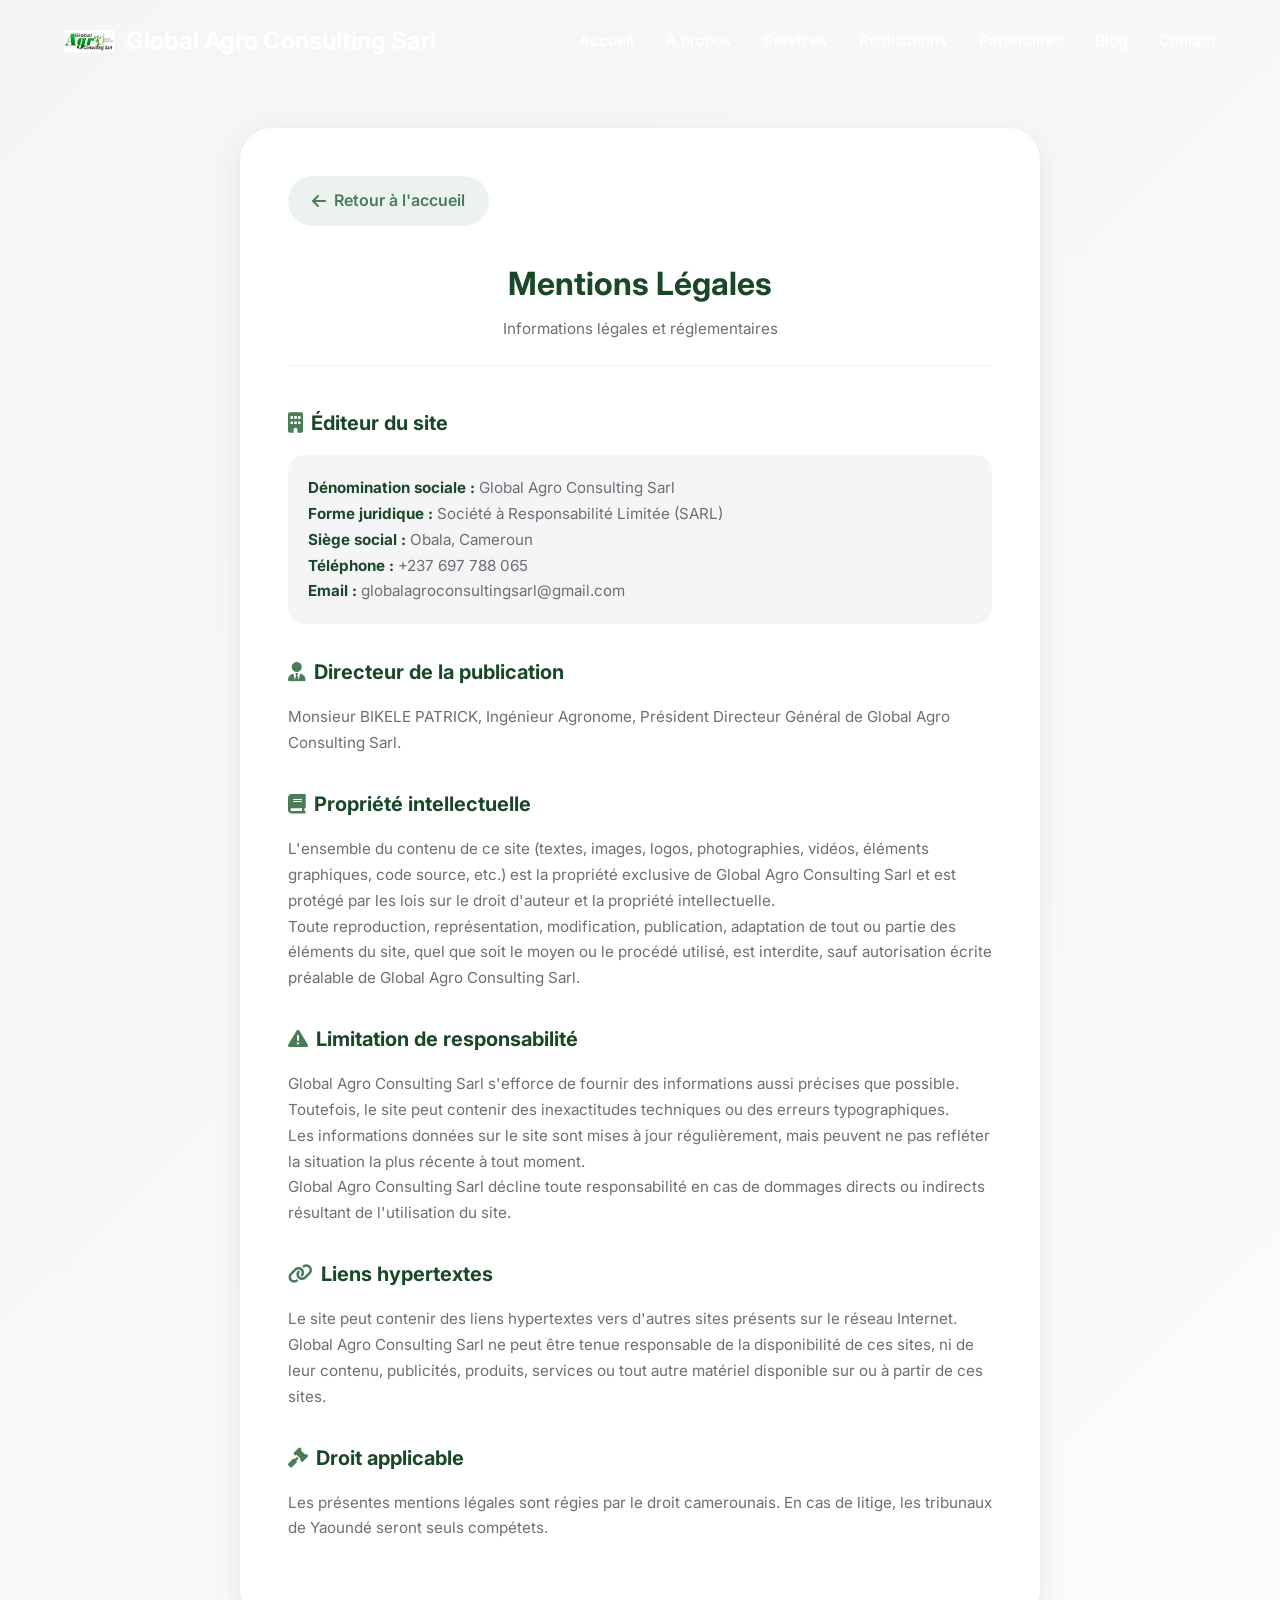
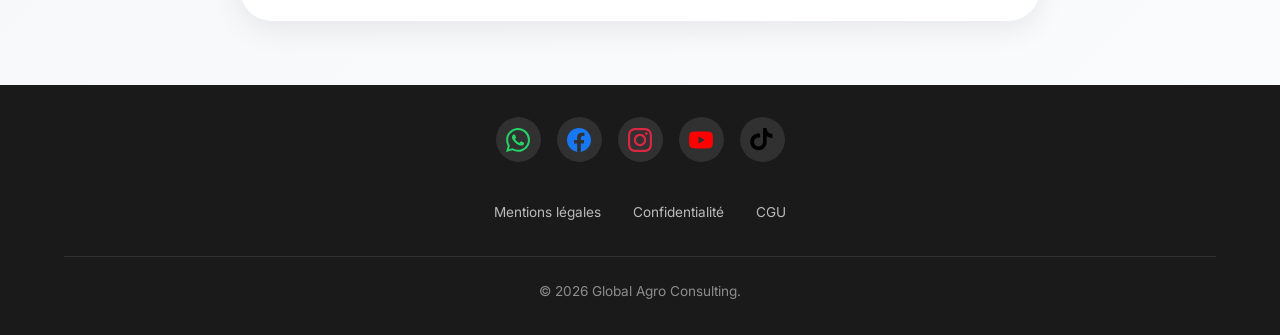
<file: mentions-legales.html>
<!DOCTYPE html>
<html lang="fr">
<head>
    <meta charset="UTF-8">
    <meta name="viewport" content="width=device-width, initial-scale=1.0">
    <meta name="description" content="Mentions légales de Global Agro Consulting Sarl">
    <title>Mentions légales - Global Agro Consulting</title>

    <!-- Police Inter -->
    <link rel="preconnect" href="https://fonts.googleapis.com">
    <link rel="preconnect" href="https://fonts.gstatic.com" crossorigin>
    <link href="https://fonts.googleapis.com/css2?family=Inter:wght@300;400;500;600;700&display=swap" rel="stylesheet">

    <!-- Font Awesome -->
    <link rel="stylesheet" href="https://cdnjs.cloudflare.com/ajax/libs/font-awesome/6.5.1/css/all.min.css">

    <!-- Feuille de style -->
    <link rel="stylesheet" href="css/style.css">
    <link rel="icon" type="image/jpeg" href="images/logo consulting.jpeg">

    <style>
        .legal-page {
            min-height: 100vh;
            background: var(--gradient-soft);
            padding: 8rem 5% 4rem;
        }

        .legal-container {
            max-width: 800px;
            margin: 0 auto;
            background: var(--pure-white);
            border-radius: var(--radius-xxl);
            padding: 3rem;
            box-shadow: var(--shadow-heavy);
        }

        .legal-header {
            text-align: center;
            margin-bottom: 2.5rem;
            padding-bottom: 1.5rem;
            border-bottom: 2px solid var(--light-gray);
        }

        .legal-header h1 {
            font-size: 2rem;
            color: var(--dark-green);
            margin-bottom: 0.5rem;
        }

        .legal-header p {
            color: var(--gray-text);
            font-size: 0.95rem;
        }

        .legal-section {
            margin-bottom: 2rem;
        }

        .legal-section h2 {
            font-size: 1.25rem;
            color: var(--dark-green);
            margin-bottom: 1rem;
            display: flex;
            align-items: center;
            gap: 0.5rem;
        }

        .legal-section h2 i {
            color: var(--light-green);
        }

        .legal-section p,
        .legal-section ul {
            color: var(--gray-text);
            line-height: 1.7;
            font-size: 0.95rem;
        }

        .legal-section ul {
            padding-left: 1.5rem;
        }

        .legal-section li {
            margin-bottom: 0.5rem;
        }

        .legal-info-box {
            background: var(--light-gray);
            padding: 1.25rem;
            border-radius: var(--radius-lg);
            margin: 1rem 0;
        }

        .legal-info-box strong {
            color: var(--dark-green);
        }

        .back-to-home {
            display: inline-flex;
            align-items: center;
            gap: 0.5rem;
            color: var(--light-green);
            text-decoration: none;
            font-weight: 600;
            padding: 0.75rem 1.5rem;
            background: rgba(74, 124, 89, 0.1);
            border-radius: var(--radius-xxl);
            transition: var(--transition-smooth);
            margin-bottom: 2rem;
        }

        .back-to-home:hover {
            background: rgba(74, 124, 89, 0.2);
            color: var(--dark-green);
        }

        @media (max-width: 768px) {
            .legal-page {
                padding: 6rem 5% 3rem;
            }

            .legal-container {
                padding: 2rem 1.5rem;
            }

            .legal-header h1 {
                font-size: 1.5rem;
            }
        }
    </style>
</head>
<body>

    <!-- Navigation -->
    <nav class="navbar" id="navbar">
        <a href="#" class="logo">
            <img src="images/logo consulting.jpeg" alt="Logo" class="logo-img">
            Global Agro Consulting Sarl
        </a>

        <ul class="nav-links" id="navLinks">
            <li><a href="index.html#accueil">Accueil</a></li>
            <li><a href="index.html#apropos">À propos</a></li>
            <li><a href="index.html#services">Services</a></li>
            <li><a href="index.html#realisations">Réalisations</a></li>
            <li><a href="index.html#partenaires">Partenaires</a></li>
            <li><a href="index.html#blog">Blog</a></li>
            <li><a href="index.html#contact">Contact</a></li>
        </ul>

        <button class="mobile-toggle" id="mobileToggle" aria-label="Menu">
            <span></span>
            <span></span>
            <span></span>
        </button>
    </nav>

    <!-- Contenu principal -->
    <main class="legal-page">
        <div class="legal-container">
            <a href="index.html" class="back-to-home">
                <i class="fas fa-arrow-left"></i>
                Retour à l'accueil
            </a>

            <div class="legal-header">
                <h1>Mentions Légales</h1>
                <p>Informations légales et réglementaires</p>
            </div>

            <div class="legal-section">
                <h2><i class="fas fa-building"></i> Éditeur du site</h2>
                <div class="legal-info-box">
                    <p><strong>Dénomination sociale :</strong> Global Agro Consulting Sarl</p>
                    <p><strong>Forme juridique :</strong> Société à Responsabilité Limitée (SARL)</p>
                    <p><strong>Siège social :</strong> Obala, Cameroun</p>
                    <p><strong>Téléphone :</strong> +237 697 788 065</p>
                    <p><strong>Email :</strong> globalagroconsultingsarl@gmail.com</p>
                </div>
            </div>

            <div class="legal-section">
                <h2><i class="fas fa-user-tie"></i> Directeur de la publication</h2>
                <p>Monsieur BIKELE PATRICK, Ingénieur Agronome, Président Directeur Général de Global Agro Consulting Sarl.</p>
            </div>

        

            <div class="legal-section">
                <h2><i class="fas fa-book"></i> Propriété intellectuelle</h2>
                <p>L'ensemble du contenu de ce site (textes, images, logos, photographies, vidéos, éléments graphiques, code source, etc.) est la propriété exclusive de Global Agro Consulting Sarl et est protégé par les lois sur le droit d'auteur et la propriété intellectuelle.</p>
                <p>Toute reproduction, représentation, modification, publication, adaptation de tout ou partie des éléments du site, quel que soit le moyen ou le procédé utilisé, est interdite, sauf autorisation écrite préalable de Global Agro Consulting Sarl.</p>
            </div>

            <div class="legal-section">
                <h2><i class="fas fa-exclamation-triangle"></i> Limitation de responsabilité</h2>
                <p>Global Agro Consulting Sarl s'efforce de fournir des informations aussi précises que possible. Toutefois, le site peut contenir des inexactitudes techniques ou des erreurs typographiques.</p>
                <p>Les informations données sur le site sont mises à jour régulièrement, mais peuvent ne pas refléter la situation la plus récente à tout moment.</p>
                <p>Global Agro Consulting Sarl décline toute responsabilité en cas de dommages directs ou indirects résultant de l'utilisation du site.</p>
            </div>

            <div class="legal-section">
                <h2><i class="fas fa-link"></i> Liens hypertextes</h2>
                <p>Le site peut contenir des liens hypertextes vers d'autres sites présents sur le réseau Internet. Global Agro Consulting Sarl ne peut être tenue responsable de la disponibilité de ces sites, ni de leur contenu, publicités, produits, services ou tout autre matériel disponible sur ou à partir de ces sites.</p>
            </div>

            <div class="legal-section">
                <h2><i class="fas fa-gavel"></i> Droit applicable</h2>
                <p>Les présentes mentions légales sont régies par le droit camerounais. En cas de litige, les tribunaux de Yaoundé seront seuls compétets.</p>
            </div>
        </div>
    </main>

    <!-- Footer -->
    <footer class="footer">
        <div class="footer-content">
            <div class="footer-social">
                <a href="https://wa.me/237697788065" target="_blank" aria-label="WhatsApp" class="social-whatsapp">
                    <svg viewBox="0 0 24 24" fill="currentColor" width="24" height="24">
                        <path d="M17.472 14.382c-.297-.149-1.758-.867-2.03-.967-.273-.099-.471-.148-.67.15-.197.297-.767.966-.94 1.164-.173.199-.347.223-.644.075-.297-.15-1.255-.463-2.39-1.475-.883-.788-1.48-1.761-1.653-2.059-.173-.297-.018-.458.13-.606.134-.133.298-.347.446-.52.149-.174.198-.298.298-.497.099-.198.05-.371-.025-.52-.075-.149-.669-1.612-.916-2.207-.242-.579-.487-.5-.669-.51-.173-.008-.371-.01-.57-.01-.198 0-.52.074-.792.372-.272.297-1.04 1.016-1.04 2.479 0 1.462 1.065 2.875 1.213 3.074.149.198 2.096 3.2 5.077 4.487.709.306 1.262.489 1.694.625.712.227 1.36.195 1.871.118.571-.085 1.758-.719 2.006-1.413.248-.694.248-1.289.173-1.413-.074-.124-.272-.198-.57-.347m-5.421 7.403h-.004a9.87 9.87 0 01-5.031-1.378l-.361-.214-3.741.982.998-3.648-.235-.374a9.86 9.86 0 01-1.51-5.26c.001-5.45 4.436-9.884 9.888-9.884 2.64 0 5.122 1.03 6.988 2.898a9.825 9.825 0 012.893 6.994c-.003 5.45-4.437 9.884-9.885 9.884m8.413-18.297A11.815 11.815 0 0012.05 0C5.495 0 .16 5.335.157 11.892c0 2.096.547 4.142 1.588 5.945L.057 24l6.305-1.654a11.882 11.882 0 005.683 1.448h.005c6.554 0 11.89-5.335 11.893-11.893a11.821 11.821 0 00-3.48-8.413Z"/>
                    </svg>
                </a>
                <a href="#" aria-label="Facebook" class="social-facebook">
                    <svg viewBox="0 0 24 24" fill="currentColor" width="24" height="24">
                        <path d="M24 12.073c0-6.627-5.373-12-12-12s-12 5.373-12 12c0 5.99 4.388 10.954 10.125 11.854v-8.385H7.078v-3.47h3.047V9.43c0-3.007 1.792-4.669 4.533-4.669 1.312 0 2.686.235 2.686.235v2.953H15.83c-1.491 0-1.956.925-1.956 1.874v2.25h3.328l-.532 3.47h-2.796v8.385C19.612 23.027 24 18.062 24 12.073z"/>
                    </svg>
                </a>
                <a href="#" aria-label="Instagram" class="social-instagram">
                    <svg viewBox="0 0 24 24" fill="currentColor" width="24" height="24">
                        <path d="M12 2.163c3.204 0 3.584.012 4.85.07 3.252.148 4.771 1.691 4.919 4.919.058 1.265.069 1.645.069 4.849 0 3.205-.012 3.584-.069 4.849-.149 3.225-1.664 4.771-4.919 4.919-1.266.058-1.644.07-4.85.07-3.204 0-3.584-.012-4.849-.07-3.26-.149-4.771-1.699-4.919-4.92-.058-1.265-.07-1.644-.07-4.849 0-3.204.013-3.583.07-4.849.149-3.227 1.664-4.771 4.919-4.919 1.266-.057 1.645-.069 4.849-.069zm0-2.163c-3.259 0-3.667.014-4.947.072-4.358.2-6.78 2.618-6.98 6.98-.059 1.281-.073 1.689-.073 4.948 0 3.259.014 3.668.072 4.948.2 4.358 2.618 6.78 6.98 6.98 1.281.058 1.689.072 4.948.072 3.259 0 3.668-.014 4.948-.072 4.354-.2 6.782-2.618 6.979-6.98.059-1.28.073-1.689.073-4.948 0-3.259-.014-3.667-.072-4.947-.196-4.354-2.617-6.78-6.979-6.98-1.281-.059-1.69-.073-4.949-.073zm0 5.838c-3.403 0-6.162 2.759-6.162 6.162s2.759 6.163 6.162 6.163 6.162-2.759 6.162-6.163c0-3.403-2.759-6.162-6.162-6.162zm0 10.162c-2.209 0-4-1.79-4-4 0-2.209 1.791-4 4-4s4 1.791 4 4c0 2.21-1.791 4-4 4zm6.406-11.845c-.796 0-1.441.645-1.441 1.44s.645 1.44 1.441 1.44c.795 0 1.439-.645 1.439-1.44s-.644-1.44-1.439-1.44z"/>
                    </svg>
                </a>
                <a href="https://youtube.com/@globalagroconsultingsarl?si=Ph9VbUU8TNchf5bx" aria-label="YouTube" class="social-youtube">
                    <svg viewBox="0 0 24 24" fill="currentColor" width="24" height="24">
                        <path d="M23.498 6.186a3.016 3.016 0 0 0-2.122-2.136C19.505 3.545 12 3.545 12 3.545s-7.505 0-9.377.505A3.017 3.017 0 0 0 .502 6.186C0 8.07 0 12 0 12s0 3.93.502 5.814a3.016 3.016 0 0 0 2.122 2.136c1.871.505 9.376.505 9.376.505s7.505 0 9.377-.505a3.015 3.015 0 0 0 2.122-2.136C24 15.93 24 12 24 12s0-3.93-.502-5.814zM9.545 15.568V8.432L15.818 12l-6.273 3.568z"/>
                    </svg>
                </a>
                <a href="tiktok.com/@global.agro.conso" aria-label="TikTok" class="social-tiktok">
                    <svg viewBox="0 0 24 24" fill="currentColor" width="24" height="24">
                        <path d="M12.525.02c1.31-.02 2.61-.01 3.91-.02.08 1.53.63 3.09 1.75 4.17 1.12 1.11 2.7 1.62 4.24 1.79v4.03c-1.44-.05-2.89-.35-4.2-.97-.57-.26-1.1-.59-1.62-.93v6.16c0 2.52-1.12 4.84-2.9 6.24-1.72 1.39-3.92 1.98-6.09 1.69-2.21-.29-4.24-1.43-5.62-3.15-1.42-1.77-2.05-4.14-1.73-6.4.33-2.26 1.57-4.32 3.42-5.66 1.85-1.34 4.2-1.84 6.45-1.37v4.16c-1.17-.41-2.47-.33-3.58.23-1.11.56-1.95 1.56-2.31 2.75-.36 1.19-.21 2.49.41 3.56.62 1.07 1.68 1.84 2.9 2.11 1.22.27 2.5.01 3.54-.71 1.04-.72 1.74-1.87 1.92-3.12.05-.34.07-.68.07-1.03V.02h-1.56z"/>
                    </svg>
                </a>
            </div>

            <div class="footer-legal">
                <a href="mentions-legales.html">Mentions légales</a>
                <a href="confidentialite.html">Confidentialité</a>
                <a href="cgu.html">CGU</a>
            </div>
        </div>

        <div class="footer-bottom">
            <p>&copy; 2026 Global Agro Consulting.</p>
        </div>
    </footer>

    <script src="js/main.js"></script>
</body>
</html>
</file>
<file: css/style.css>
/**
 * ============================================
 * AGROCONSULTING - FEUILLE DE STYLE PRINCIPALE
 * ============================================
 * Table des matières:
 * 1. Variables CSS (couleurs, ombres, transitions)
 * 2. Reset et styles de base
 * 3. Navigation (navbar)
 * 4. Section Hero (accueil)
 * 5. Styles généraux des sections
 * 6. Section À Propos
 * 7. Section Services
 * 8. Section Projets/Réalisations
 * 9. Section Témoignages
 * 10. Section Contact
 * 11. Footer (pied de page)
 * 12. Animations
 * 13. Responsive Design
 */

/* ============================================
 * 1. VARIABLES CSS
 * ============================================
 * Charte graphique revisitée : Vert clair, Blanc cassé, Dégradés
 * Style Apple-like : épuré, moderne, responsive
 */
:root {
    /* Palette de couleurs - Verts */
    --dark-green: #1a472a;        /* Vert foncé - texte, footer */
    --medium-green: #2d5a3f;      /* Vert moyen */
    --light-green: #4a7c59;       /* Vert clair - accent */
    --fresh-green: #6b9b6f;       /* Vert frais - dégradés */
    --accent-green: #8fbc8f;      /* Vert accent - highlights */
    --soft-green: #a8d5ba;        /* Vert très clair - fonds */
    
    /* Palette de couleurs - Neutres */
    --off-white: #fafbfc;         /* Blanc cassé - fond principal */
    --pure-white: #ffffff;        /* Blanc pur - cartes */
    --light-black: #1a1a1a;       /* Noir léger - texte */
    --gray-text: #6e6e73;         /* Gris - texte secondaire */
    --light-gray: #f5f5f7;        /* Gris très clair - style Apple */
    
    /* Dégradés */
    --gradient-primary: linear-gradient(135deg, #1a472a 0%, #4a7c59 100%);
    --gradient-secondary: linear-gradient(135deg, #6b9b6f 0%, #8fbc8f 100%);
    --gradient-hero: linear-gradient(135deg, rgba(26, 71, 42, 0.95) 0%, rgba(74, 124, 89, 0.85) 100%);
    --gradient-soft: linear-gradient(135deg, #f5f5f7 0%, #fafbfc 100%);
    
    /* Ombres portées - Style Apple */
    --shadow-light: 0 2px 8px rgba(0, 0, 0, 0.04);
    --shadow-medium: 0 4px 16px rgba(0, 0, 0, 0.06);
    --shadow-heavy: 0 8px 30px rgba(0, 0, 0, 0.08);
    --shadow-float: 0 10px 40px rgba(0, 0, 0, 0.1);
    
    /* Transitions et animations */
    --transition-smooth: all 0.3s cubic-bezier(0.4, 0, 0.2, 1);
    --transition-bounce: all 0.5s cubic-bezier(0.34, 1.56, 0.64, 1);
    
    /* Border radius - Style Apple */
    --radius-sm: 8px;
    --radius-md: 12px;
    --radius-lg: 16px;
    --radius-xl: 24px;
    --radius-xxl: 32px;
}

/* ============================================
 * 2. RESET ET STYLES DE BASE
 * ============================================
 * Normalisation des styles par défaut du navigateur
 */
* {
    margin: 0;
    padding: 0;
    box-sizing: border-box;
}

html {
    scroll-behavior: smooth; /* Défilement fluide */
}

body {
    font-family: 'Inter', -apple-system, BlinkMacSystemFont, 'Segoe UI', sans-serif;
    background-color: var(--off-white);
    color: var(--light-black);
    line-height: 1.6;
    overflow-x: hidden; /* Empêche le scroll horizontal */
    -webkit-font-smoothing: antialiased; /* Lissage des polices */
    -moz-osx-font-smoothing: grayscale;
}

/* ============================================
 * 3. NAVIGATION (BARRE DE MENU)
 * ============================================
 * Menu fixe en haut de page avec effet de scroll
 */
.navbar {
    position: fixed;
    top: 0;
    left: 0;
    right: 0;
    z-index: 1000; /* Au-dessus de tout */
    padding: 1rem 5%;
    display: flex;
    justify-content: space-between;
    align-items: center;
    transition: var(--transition-smooth);
    background: transparent;
}

/* Style de la navbar quand on scroll */
.navbar.scrolled {
    background: rgba(255, 255, 255, 0.95);
    backdrop-filter: blur(20px);
    -webkit-backdrop-filter: blur(20px);
    box-shadow: var(--shadow-light);
}

/* Logo de l'entreprise */
.logo {
    display: flex;
    align-items: center;
    gap: 0.75rem;
    font-size: 1.5rem;
    font-weight: 700;
    color: var(--pure-white);
    text-decoration: none;
    transition: var(--transition-smooth);
}

.navbar.scrolled .logo {
    color: var(--dark-green);
}

/* Icône du logo (emoji ou image) */
.logo-icon {
    width: 45px;
    height: 45px;
    background: var(--gradient-primary);
    border-radius: 12px;
    display: flex;
    align-items: center;
    justify-content: center;
    font-size: 1.4rem;
}

/* Image du logo */
.logo-img {
    width: 50px;
    height: 50px;
    object-fit: contain;
    border-radius: 8px;
}

/* Liens de navigation */
.nav-links {
    display: flex;
    gap: 2rem;
    list-style: none;
    align-items: center;
}

.nav-links a {
    color: var(--pure-white);
    text-decoration: none;
    font-weight: 500;
    font-size: 0.95rem;
    transition: var(--transition-smooth);
    position: relative;
}

.navbar.scrolled .nav-links a {
    color: var(--light-black);
}

/* Soulignement animé au survol */
.nav-links a::after {
    content: '';
    position: absolute;
    bottom: -5px;
    left: 0;
    width: 0;
    height: 2px;
    background: var(--gradient-primary);
    transition: var(--transition-smooth);
}

.nav-links a:hover::after {
    width: 100%;
}

/* Bouton CTA (Call To Action) */
.nav-cta {
    background: var(--gradient-primary);
    color: var(--pure-white) !important;
    padding: 0.75rem 1.5rem;
    border-radius: 30px;
    font-weight: 600;
    transition: var(--transition-bounce);
}

.nav-cta:hover {
    transform: scale(1.05);
    box-shadow: 0 10px 30px rgba(26, 71, 42, 0.3);
}

.nav-cta::after {
    display: none;
}

/* Menu mobile (hamburger) */
.mobile-toggle {
    display: none;
    flex-direction: column;
    gap: 5px;
    cursor: pointer;
    background: none;
    border: none;
    padding: 5px;
}

.mobile-toggle span {
    width: 25px;
    height: 2px;
    background: var(--pure-white);
    transition: var(--transition-smooth);
}

.navbar.scrolled .mobile-toggle span {
    background: var(--dark-green);
}

/* ============================================
 * 4. SECTION HERO (ACCUEIL)
 * ============================================
 * Grande section d'introduction avec image/vidéo de fond
 * Style Apple-like : épuré, impactant
 */
.hero {
    min-height: 85vh;
    display: flex;
    align-items: center;
    justify-content: center;
    position: relative;
    background: var(--gradient-hero);
    overflow: hidden;
    padding: 0 5%;
}

/* Motif d'arrière-plan */
.hero::before {
    content: '';
    position: absolute;
    top: 0;
    left: 0;
    right: 0;
    bottom: 0;
    background: url("../images/backgrounds/pattern.svg");
    opacity: 0.5;
}

/* Contenu central de la hero */
.hero-content {
    text-align: center;
    max-width: 800px;
    z-index: 1;
    padding: 2rem 0;
}

/* Badge d'information */
.hero-badge {
    display: inline-block;
    background: rgba(255, 255, 255, 0.15);
    backdrop-filter: blur(10px);
    padding: 0.4rem 1rem;
    border-radius: 30px;
    font-size: 0.875rem;
    font-weight: 500;
    color: var(--pure-white);
    margin-bottom: 1.5rem;
    border: 1px solid rgba(255, 255, 255, 0.2);
    animation: fadeInDown 0.8s ease-out;
}

/* Titre principal */
.hero h1 {
    font-size: clamp(2.5rem, 6vw, 4.5rem); /* Responsive */
    font-weight: 700;
    color: var(--pure-white);
    line-height: 1.1;
    margin-bottom: 1.5rem;
    letter-spacing: -0.02em;
    animation: fadeInUp 0.8s ease-out 0.2s both;
}

/* Sous-titre */
.hero p {
    font-size: clamp(1rem, 2vw, 1.2rem);
    color: rgba(255, 255, 255, 0.9);
    max-width: 600px;
    margin: 0 auto 1.5rem;
    animation: fadeInUp 0.8s ease-out 0.4s both;
}

/* Boutons d'action */
.hero-buttons {
    display: flex;
    gap: 0.75rem;
    justify-content: center;
    flex-wrap: wrap;
    animation: fadeInUp 0.8s ease-out 0.6s both;
}

/* Style général des boutons */
.btn {
    display: inline-flex;
    align-items: center;
    gap: 0.5rem;
    padding: 0.875rem 1.5rem;
    border-radius: 30px;
    font-weight: 600;
    font-size: 0.95rem;
    text-decoration: none;
    transition: var(--transition-bounce);
    cursor: pointer;
    border: none;
}

/* Bouton principal (blanc) */
.btn-primary {
    background: var(--pure-white);
    color: var(--dark-green);
}

.btn-primary:hover {
    transform: translateY(-3px);
    box-shadow: 0 15px 40px rgba(0, 0, 0, 0.2);
}

/* Bouton secondaire (transparent) */
.btn-secondary {
    background: rgba(255, 255, 255, 0.15);
    color: var(--pure-white);
    backdrop-filter: blur(10px);
    border: 2px solid rgba(255, 255, 255, 0.3);
}

.btn-secondary:hover {
    background: rgba(255, 255, 255, 0.25);
    transform: translateY(-3px);
}

/* Indicateur de scroll */
.hero-scroll {
    position: absolute;
    bottom: 2rem;
    left: 50%;
    transform: translateX(-50%);
    animation: bounce 2s infinite;
}

.hero-scroll svg {
    width: 30px;
    height: 30px;
    stroke: var(--pure-white);
    opacity: 0.7;
}

/* ============================================
 * 5. STYLES GÉNÉRAUX DES SECTIONS
 * ============================================
 */
section {
    padding: 2.5rem 5%; /* Espacement vertical et horizontal réduit */
}

/* En-tête de section */
.section-header {
    text-align: center;
    max-width: 700px;
    margin: 0 auto 2rem;
}

/* Étiquette de section */
.section-tag {
    display: inline-block;
    background: var(--gradient-secondary);
    color: var(--pure-white);
    padding: 0.4rem 1rem;
    border-radius: 20px;
    font-size: 0.8rem;
    font-weight: 600;
    text-transform: uppercase;
    letter-spacing: 0.05em;
    margin-bottom: 0.75rem;
}

/* Titre de section */
.section-title {
    font-size: clamp(1.5rem, 3vw, 2.2rem);
    font-weight: 700;
    color: var(--dark-green);
    margin-bottom: 0.5rem;
    letter-spacing: -0.02em;
}

/* Sous-titre de section */
.section-subtitle {
    font-size: 1rem;
    color: var(--gray-text);
    line-height: 1.5;
}

/* ============================================
 * 6. SECTION À PROPOS
 * ============================================
 * Carte du Directeur Général - Style Premium Apple
 * Carte allongée horizontalement, photo petite dans le coin
 */
.about {
    background: var(--gradient-soft);
    padding: 3rem 5%;
}

/* Carte principale du DG - Plus large, moins haute */
.dg-card {
    display: block;
    max-width: 1200px;
    margin: 0 auto;
    background: var(--pure-white);
    border-radius: var(--radius-xxl);
    overflow: hidden;
    box-shadow: var(--shadow-heavy);
    transition: var(--transition-smooth);
}

.dg-card:hover {
    box-shadow: var(--shadow-float);
}

/* Contenu principal */
.dg-content {
    padding: 2rem 3rem;
    display: flex;
    flex-direction: column;
    gap: 1.5rem;
}

/* En-tête avec photo et nom/titre */
.dg-header {
    display: flex;
    align-items: flex-start;
    gap: 1.5rem;
}

/* Wrapper photo - Agrandi */
.dg-photo-wrapper {
    flex-shrink: 0;
    width: 140px;
    height: 170px;
    border-radius: var(--radius-md);
    overflow: hidden;
    box-shadow: var(--shadow-medium);
    border: 3px solid var(--light-green);
    cursor: pointer;
    transition: var(--transition-bounce);
}

.dg-photo-wrapper:hover {
    transform: scale(1.05);
    box-shadow: var(--shadow-float);
}

/* Photo du DG - Agrandie */
.dg-photo {
    width: 100%;
    height: 100%;
    object-fit: cover;
    object-position: center top;
}

/* Section texte */
.dg-text-section {
    display: flex;
    flex-direction: column;
    gap: 0.35rem;
    flex: 1;
}

/* "SON EXCELLENCE" */
.dg-excellence {
    font-size: 0.75rem;
    color: #888;
    letter-spacing: 0.15em;
    text-transform: uppercase;
    margin: 0;
    font-weight: 500;
}

/* Nom et titre du DG sur la même ligne */
.dg-name-title {
    display: flex;
    align-items: baseline;
    gap: 1rem;
    flex-wrap: wrap;
}

.dg-name {
    font-size: 1.75rem;
    font-weight: 700;
    color: #2a2a2a;
    margin: 0;
    line-height: 1.2;
}

.dg-title {
    font-size: 1.1rem;
    color: #6b7a8f;
    font-style: italic;
    margin: 0;
    font-weight: 500;
}

.dg-title::before {
    content: '— ';
}

/* Description */
.dg-description {
    font-size: 0.95rem;
    color: #666;
    line-height: 1.6;
    margin: 0;
    max-width: 700px;
}

/* Section basse : disponibilité + boutons */
.dg-bottom {
    display: flex;
    align-items: center;
    justify-content: space-between;
    gap: 1.5rem;
    flex-wrap: wrap;
    padding-top: 1rem;
    border-top: 1px solid rgba(0, 0, 0, 0.05);
}

/* Carte disponibilité interne */
.dg-availability-inner {
    display: flex;
    align-items: center;
    gap: 0.75rem;
    padding: 0.75rem 1.25rem;
    background: var(--light-gray);
    border-radius: var(--radius-lg);
}

.dg-availability-inner i {
    font-size: 1.25rem;
    color: var(--light-green);
}

.dg-availability-inner .availability-label {
    display: block;
    font-size: 0.7rem;
    color: #888;
    text-transform: uppercase;
    letter-spacing: 0.05em;
    margin-bottom: 0.15rem;
}

.dg-availability-inner .availability-hours {
    font-size: 0.85rem;
    color: var(--dark-green);
    font-weight: 600;
    margin: 0;
}

/* Boutons d'action */
.dg-actions {
    display: flex;
    gap: 0.75rem;
    flex-wrap: wrap;
}

.btn-contact {
    display: inline-flex;
    align-items: center;
    gap: 0.5rem;
    padding: 0.75rem 1.5rem;
    border-radius: var(--radius-xxl);
    font-weight: 600;
    font-size: 0.9rem;
    text-decoration: none;
    transition: var(--transition-bounce);
    background: var(--gradient-primary);
    color: var(--pure-white);
    box-shadow: 0 4px 15px rgba(74, 124, 89, 0.3);
}

.btn-contact:hover {
    transform: translateY(-2px);
    box-shadow: 0 6px 20px rgba(74, 124, 89, 0.4);
}

.btn-contact i {
    font-size: 0.9rem;
}

/* ============================================
 * 7. SECTION SERVICES
 * ============================================
 * Slider de cartes présentant les services
 * Style Apple : cartes épurées, ombres douces
 */
.services {
    background: var(--gradient-soft);
    padding: 3rem 5%;
}

.section-header {
    text-align: center;
    max-width: 700px;
    margin: 0 auto 2rem;
}

.section-tag {
    display: inline-block;
    background: var(--gradient-secondary);
    color: var(--pure-white);
    padding: 0.4rem 1rem;
    border-radius: 20px;
    font-size: 0.8rem;
    font-weight: 600;
    text-transform: uppercase;
    letter-spacing: 0.05em;
    margin-bottom: 0.75rem;
}

.section-title {
    font-size: clamp(1.5rem, 3vw, 2.2rem);
    font-weight: 700;
    color: var(--dark-green);
    margin-bottom: 0.5rem;
    letter-spacing: -0.02em;
}

.section-subtitle {
    font-size: 1rem;
    color: var(--gray-text);
    line-height: 1.5;
}

/* Slider pour services */
.services-slider {
    position: relative;
    max-width: 1200px;
    margin: 0 auto;
    overflow: hidden;
}

.services-track {
    display: flex;
    gap: 1rem;
    overflow-x: auto;
    scroll-behavior: smooth;
    scrollbar-width: none;
    -ms-overflow-style: none;
    padding: 0.5rem;
}

.services-track::-webkit-scrollbar {
    display: none;
}

.service-card {
    flex: 0 0 280px;
    background: var(--pure-white);
    border-radius: var(--radius-xl);
    overflow: hidden;
    transition: var(--transition-bounce);
    border: 1px solid rgba(0, 0, 0, 0.04);
    box-shadow: var(--shadow-light);
}

.service-card:hover {
    transform: translateY(-8px);
    box-shadow: var(--shadow-float);
}

.service-image {
    width: 100%;
    height: 160px;
    object-fit: cover;
    transition: var(--transition-smooth);
}

.service-card:hover .service-image {
    transform: scale(1.05);
}

.service-icon {
    width: 50px;
    height: 50px;
    background: var(--gradient-secondary);
    border-radius: var(--radius-md);
    display: flex;
    align-items: center;
    justify-content: center;
    font-size: 1.3rem;
    margin: 1rem 1rem 0.75rem;
    color: white;
    box-shadow: var(--shadow-light);
}

.service-card h3 {
    font-size: 1.1rem;
    color: var(--dark-green);
    margin: 0 1rem 0.5rem;
}

.service-card p {
    color: var(--gray-text);
    line-height: 1.5;
    font-size: 0.9rem;
    padding: 0 1rem;
}

.service-link {
    display: inline-flex;
    align-items: center;
    gap: 0.4rem;
    color: var(--light-green);
    text-decoration: none;
    font-weight: 600;
    font-size: 0.85rem;
    margin: 0.75rem 1rem 1rem;
    transition: var(--transition-smooth);
}

.service-link:hover {
    color: var(--dark-green);
    gap: 0.6rem;
}

/* Boutons du slider */
.slider-btn {
    position: absolute;
    top: 50%;
    transform: translateY(-50%);
    width: 45px;
    height: 45px;
    border-radius: 50%;
    background: var(--pure-white);
    border: 2px solid var(--light-green);
    color: var(--light-green);
    cursor: pointer;
    z-index: 10;
    transition: var(--transition-smooth);
    display: flex;
    align-items: center;
    justify-content: center;
    box-shadow: var(--shadow-medium);
}

.slider-btn:hover {
    background: var(--light-green);
    color: var(--pure-white);
    transform: translateY(-50%) scale(1.1);
}

.slider-btn.prev { left: 10px; }
.slider-btn.next { right: 10px; }

/* ============================================
 * 10. SECTION CONTACT
 * ============================================
 * Formulaire et informations de contact
 * Style Apple : formulaire épuré, champs arrondis
 */
.contact {
    background: var(--gradient-soft);
    padding: 2.5rem 5%;
}

.contact-container {
    display: grid;
    grid-template-columns: repeat(auto-fit, minmax(300px, 1fr));
    gap: 2rem;
    max-width: 1000px;
    margin: 0 auto;
}

/* Informations de contact */
.contact-info h3 {
    font-size: 1.5rem;
    color: var(--dark-green);
    margin-bottom: 1rem;
}

.contact-info p {
    color: var(--gray-text);
    margin-bottom: 1.5rem;
    font-size: 0.95rem;
}

.contact-details {
    display: flex;
    flex-direction: column;
    gap: 1rem;
}

/* Élément de contact individuel */
.contact-item {
    display: flex;
    align-items: center;
    gap: 0.75rem;
}

.contact-icon {
    width: 45px;
    height: 45px;
    background: var(--gradient-primary);
    border-radius: 10px;
    display: flex;
    align-items: center;
    justify-content: center;
    font-size: 1.2rem;
    color: var(--pure-white);
    flex-shrink: 0;
}

.contact-item-text h4 {
    color: var(--dark-green);
    font-size: 0.9rem;
    margin-bottom: 0.2rem;
}

.contact-item-text p {
    color: var(--gray-text);
    font-size: 0.9rem;
    margin: 0;
}

/* Formulaire de contact */
.contact-form {
    background: var(--pure-white);
    padding: 1.5rem;
    border-radius: var(--radius-xl);
    box-shadow: var(--shadow-medium);
    border: 1px solid rgba(0, 0, 0, 0.04);
}

/* Groupe de champ */
.form-group {
    margin-bottom: 1rem;
}

.form-group label {
    display: block;
    color: var(--dark-green);
    font-weight: 600;
    margin-bottom: 0.4rem;
    font-size: 0.9rem;
}

.form-group input,
.form-group textarea {
    width: 100%;
    padding: 0.75rem 1rem;
    border: 2px solid #e8e8e8;
    border-radius: var(--radius-md);
    font-family: inherit;
    font-size: 0.95rem;
    transition: var(--transition-smooth);
    background: var(--light-gray);
}

/* État focus des champs */
.form-group input:focus,
.form-group textarea:focus {
    outline: none;
    border-color: var(--light-green);
    background: var(--pure-white);
    box-shadow: 0 0 0 4px rgba(74, 124, 89, 0.08);
}

.form-group textarea {
    resize: vertical;
    min-height: 100px;
}

/* Bouton d'envoi */
.form-submit {
    width: 100%;
    padding: 0.875rem;
    background: var(--gradient-primary);
    color: var(--pure-white);
    border: none;
    border-radius: var(--radius-md);
    font-size: 0.95rem;
    font-weight: 600;
    cursor: pointer;
    transition: var(--transition-bounce);
    box-shadow: var(--shadow-light);
}

.form-submit:hover {
    transform: translateY(-3px);
    box-shadow: var(--shadow-medium);
}

/* ============================================
 * 10.5 SECTION LOCALISATION
 * ============================================
 * Photo des locaux avec informations
 * Style Apple : carte arrondie, image immersive
 */
.location {
    background: var(--pure-white);
    padding: 2rem 5%;
}

.location-header {
    text-align: center;
    margin-bottom: 1.5rem;
}

.location-header .section-title {
    font-size: 1.8rem;
}

.location-card {
    max-width: 800px;
    margin: 0 auto;
    background: var(--light-gray);
    border-radius: var(--radius-xxl);
    overflow: hidden;
    box-shadow: var(--shadow-medium);
}

/* Lien Google Maps en haut */
.location-map-link {
    background: var(--gradient-primary);
    padding: 1rem;
    text-align: center;
}

.maps-btn {
    display: inline-flex;
    align-items: center;
    gap: 0.5rem;
    color: var(--pure-white);
    text-decoration: none;
    font-weight: 600;
    padding: 0.5rem 1rem;
    border-radius: var(--radius-xxl);
    background: rgba(255, 255, 255, 0.2);
    backdrop-filter: blur(10px);
    transition: var(--transition-bounce);
}

.maps-btn:hover {
    background: rgba(255, 255, 255, 0.3);
    transform: scale(1.05);
}

/* Photo des locaux */
.location-image {
    width: 100%;
    height: 450px;
    overflow: hidden;
}

.location-image img {
    width: 100%;
    height: 100%;
    object-fit: cover;
    transition: var(--transition-smooth);
}

.location-image:hover img {
    transform: scale(1.05);
}

/* Détails en bas */
.location-details {
    padding: 1.5rem;
    display: flex;
    flex-direction: column;
    gap: 1rem;
}

.location-address {
    display: flex;
    align-items: center;
    gap: 1rem;
    padding: 1rem;
    background: var(--pure-white);
    border-radius: var(--radius-lg);
}

.location-address i {
    font-size: 1.5rem;
    color: var(--light-green);
}

.location-address strong {
    display: block;
    color: var(--dark-green);
    font-size: 0.85rem;
    margin-bottom: 0.25rem;
}

.location-address p {
    color: var(--gray-text);
    font-size: 0.95rem;
    margin: 0;
}

.location-contact-inline {
    display: flex;
    gap: 1rem;
    flex-wrap: wrap;
}

.location-contact-inline a {
    flex: 1;
    min-width: 150px;
    display: flex;
    align-items: center;
    justify-content: center;
    gap: 0.5rem;
    padding: 0.75rem 1rem;
    background: var(--pure-white);
    border-radius: var(--radius-lg);
    color: var(--dark-green);
    text-decoration: none;
    font-weight: 600;
    font-size: 0.9rem;
    transition: var(--transition-bounce);
}

.location-contact-inline a:hover {
    background: var(--light-green);
    color: var(--pure-white);
    transform: translateY(-2px);
}

.location-contact-inline i {
    font-size: 1rem;
}

/* ============================================
 * 10.6 SECTION BLOG (RÉDUITE)
 * ============================================
 * Version compacte du blog - Slider
 * Style Apple : minimaliste et épuré
 */
.blog {
    background: var(--gradient-soft);
    padding: 2rem 5%;
}

.blog-header {
    text-align: center;
    margin-bottom: 1.5rem;
}

.blog-header .section-title {
    font-size: 1.8rem;
}

.blog-slider {
    max-width: 800px;
    margin: 0 auto;
}

.blog-track {
    display: flex;
    gap: 1rem;
    overflow-x: auto;
    scroll-behavior: smooth;
    scrollbar-width: none;
}

.blog-track::-webkit-scrollbar {
    display: none;
}

.blog-card {
    flex: 0 0 280px;
    background: var(--pure-white);
    padding: 1.5rem;
    border-radius: var(--radius-xl);
    text-align: center;
    transition: var(--transition-bounce);
    border: 1px solid rgba(0, 0, 0, 0.04);
    box-shadow: var(--shadow-light);
}

.blog-card:hover {
    transform: translateY(-8px);
    box-shadow: var(--shadow-float);
}

.blog-icon {
    font-size: 2.5rem;
    color: var(--light-green);
    margin-bottom: 1rem;
}

.blog-card h3 {
    font-size: 1.1rem;
    color: var(--dark-green);
    margin-bottom: 0.5rem;
}

.blog-card p {
    color: var(--gray-text);
    font-size: 0.9rem;
    margin-bottom: 0.75rem;
}

.blog-link {
    color: var(--light-green);
    text-decoration: none;
    font-weight: 600;
    font-size: 0.85rem;
    transition: var(--transition-smooth);
}

.blog-link:hover {
    color: var(--dark-green);
}

/* ============================================
 * 11. FOOTER (PIED DE PAGE)
 * ============================================
 * Footer professionnel - Réseaux sociaux + Légal
 */
.footer {
    background: var(--light-black);
    color: var(--pure-white);
    padding: 2rem 5%;
}

.footer-content {
    max-width: 1200px;
    margin: 0 auto;
    display: flex;
    flex-direction: column;
    align-items: center;
    gap: 1.5rem;
}

/* Footer bottom (copyright) */
.footer-bottom {
    border-top: 1px solid rgba(255, 255, 255, 0.1);
    margin-top: 2rem;
    padding-top: 1.5rem;
    text-align: center;
    position: relative;
    z-index: 10;
}

.footer-bottom p {
    color: rgba(255, 255, 255, 0.5);
    font-size: 0.85rem;
    margin: 0;
}

/* Réseaux sociaux */
.footer-social {
    display: flex;
    gap: 1rem;
    justify-content: center;
    flex-wrap: wrap;
}

.footer-social a {
    width: 45px;
    height: 45px;
    border-radius: 50%;
    display: flex;
    align-items: center;
    justify-content: center;
    transition: all 0.4s cubic-bezier(0.34, 1.56, 0.64, 1);
    background: rgba(255, 255, 255, 0.1);
    backdrop-filter: blur(10px);
}

/* Couleurs spécifiques par réseau */
.social-whatsapp {
    background: rgba(37, 211, 102, 0.2);
    color: #25D366;
}

.social-facebook {
    background: rgba(24, 119, 242, 0.2);
    color: #1877F2;
}

.social-instagram {
    background: rgba(220, 39, 67, 0.2);
    color: #dc2743;
}

.social-linkedin {
    background: rgba(10, 102, 194, 0.2);
    color: #0A66C2;
}

.social-youtube {
    background: rgba(255, 0, 0, 0.2);
    color: #FF0000;
}

.social-tiktok {
    background: rgba(0, 0, 0, 0.2);
    color: #000000;
}

.social-x {
    background: rgba(255, 255, 255, 0.2);
    color: #ffffff;
}

.footer-social a:hover {
    transform: translateY(-8px) scale(1.15);
    box-shadow: 0 15px 30px rgba(0, 0, 0, 0.3);
}

.social-whatsapp:hover {
    background: #25D366;
    color: white;
}

.social-facebook:hover {
    background: #1877F2;
    color: white;
}

.social-instagram:hover {
    background: linear-gradient(45deg, #f09433, #e6683c, #dc2743, #cc2366, #bc1888);
    color: white;
}

.social-linkedin:hover {
    background: #0A66C2;
    color: white;
}

.social-youtube:hover {
    background: #FF0000;
    color: white;
}

.social-tiktok:hover {
    background: #000000;
    color: white;
}

.social-x:hover {
    background: #000000;
    color: white;
}

/* Section Légal */
.footer-legal {
    display: flex;
    gap: 2rem;
    flex-wrap: wrap;
    justify-content: center;
    margin-top: 1rem;
    position: relative;
    z-index: 1;
}

.footer-legal a {
    color: rgba(255, 255, 255, 0.7);
    text-decoration: none;
    font-size: 0.85rem;
    transition: var(--transition-smooth);
    position: relative;
}

.footer-legal a::after {
    content: '';
    position: absolute;
    bottom: -3px;
    left: 0;
    width: 0;
    height: 1px;
    background: var(--light-green);
    transition: var(--transition-smooth);
}

.footer-legal a:hover {
    color: var(--pure-white);
}

.footer-legal a:hover::after {
    width: 100%;
}

/* ============================================
 * 12. ANIMATIONS
 * ============================================
 */
@keyframes fadeInUp {
    from {
        opacity: 0;
        transform: translateY(30px);
    }
    to {
        opacity: 1;
        transform: translateY(0);
    }
}

@keyframes fadeInDown {
    from {
        opacity: 0;
        transform: translateY(-30px);
    }
    to {
        opacity: 1;
        transform: translateY(0);
    }
}

@keyframes bounce {
    0%, 20%, 50%, 80%, 100% {
        transform: translateX(-50%) translateY(0);
    }
    40% {
        transform: translateX(-50%) translateY(-10px);
    }
    60% {
        transform: translateX(-50%) translateY(-5px);
    }
}

/* Classe pour animation au scroll */
.fade-in {
    opacity: 0;
    transform: translateY(30px);
    transition: opacity 0.6s ease-out, transform 0.6s ease-out;
}

.fade-in.visible {
    opacity: 1;
    transform: translateY(0);
}

/* ============================================
 * 13. RESPONSIVE DESIGN
 * ============================================
 * Adaptation mobile et tablette
 */
@media (max-width: 968px) {
    /* Menu mobile */
    .nav-links {
        position: fixed;
        top: 0;
        right: -100%;
        width: 80%;
        max-width: 400px;
        height: 100vh;
        background: var(--pure-white);
        flex-direction: column;
        padding: 6rem 2rem 2rem;
        gap: 1.5rem;
        transition: var(--transition-smooth);
        box-shadow: var(--shadow-heavy);
    }

    .nav-links.active {
        right: 0;
    }

    .nav-links a {
        color: var(--light-black);
        font-size: 1.1rem;
    }

    /* Animation du hamburger */
    .mobile-toggle {
        display: flex;
        z-index: 1001;
    }

    .mobile-toggle.active span:nth-child(1) {
        transform: rotate(45deg) translate(5px, 5px);
    }

    .mobile-toggle.active span:nth-child(2) {
        opacity: 0;
    }

    .mobile-toggle.active span:nth-child(3) {
        transform: rotate(-45deg) translate(7px, -6px);
    }

    /* Footer centré sur mobile */
    .footer-content {
        gap: 1rem;
    }

    .footer-bottom {
        text-align: center;
    }

    /* DG Card responsive */
    .dg-card {
        max-width: 100%;
    }

    .dg-content {
        padding: 1.5rem;
    }

    .dg-header {
        flex-direction: column;
        align-items: center;
        text-align: center;
        gap: 1rem;
    }

    .dg-photo-wrapper {
        width: 80px;
        height: 100px;
    }

    .dg-name {
        font-size: 1.4rem;
    }

    .dg-name-title {
        flex-direction: column;
        gap: 0.25rem;
    }

    .dg-title {
        font-size: 0.95rem;
    }

    .dg-description {
        font-size: 0.85rem;
    }

    .dg-bottom {
        flex-direction: column;
        align-items: stretch;
        gap: 1rem;
    }

    .dg-availability-inner {
        justify-content: center;
    }

    .dg-actions {
        flex-direction: column;
    }

    .btn-contact {
        width: 100%;
        justify-content: center;
    }
}

@media (max-width: 640px) {
    /* Boutons empilés */
    .hero-buttons {
        flex-direction: column;
        align-items: center;
    }

    .btn {
        width: 100%;
        max-width: 280px;
        justify-content: center;
    }

    /* Stats en une colonne */
    .about-stats {
        grid-template-columns: 1fr;
    }

    /* Projets en une colonne */
    .projects-grid {
        grid-template-columns: 1fr;
    }

    /* Réduction du padding */
    section {
        padding: 4rem 5%;
    }
}

/* ============================================
 * LIGHTBOX - Affichage des images en grand
 * ============================================
 */
.lightbox {
    display: none;
    position: fixed;
    z-index: 9999;
    top: 0;
    left: 0;
    width: 100%;
    height: 100%;
    background: rgba(0, 0, 0, 0.9);
    justify-content: center;
    align-items: center;
    opacity: 0;
    transition: opacity 0.3s ease;
}

.lightbox.active {
    display: flex;
    opacity: 1;
}

.lightbox-content {
    position: relative;
    max-width: 90%;
    max-height: 90%;
}

.lightbox-content img {
    max-width: 100%;
    max-height: 90vh;
    border-radius: var(--radius-md);
    box-shadow: var(--shadow-float);
}

.lightbox-close {
    position: absolute;
    top: -40px;
    right: 0;
    font-size: 2.5rem;
    color: var(--pure-white);
    cursor: pointer;
    transition: var(--transition-smooth);
    background: none;
    border: none;
    padding: 0;
    line-height: 1;
}

.lightbox-close:hover {
    color: var(--light-green);
    transform: scale(1.2);
}

.lightbox-caption {
    text-align: center;
    color: var(--pure-white);
    margin-top: 1rem;
    font-size: 1rem;
    font-weight: 500;
}

/* Images cliquables */
.clickable-image {
    cursor: pointer;
    transition: var(--transition-smooth);
}

.clickable-image:hover {
    transform: scale(1.02);
    filter: brightness(1.05);
}

.service-image,
.location-image img,
.dg-photo {
    cursor: pointer;
}

/* ============================================
 * SECTION RÉALISATIONS
 * ============================================
 */
.realisations {
    background: var(--gradient-soft);
    padding: 3rem 5%;
}

.realisations-grid {
    display: grid;
    grid-template-columns: repeat(auto-fit, minmax(280px, 1fr));
    gap: 1.5rem;
    max-width: 1200px;
    margin: 0 auto;
}

.realisation-card {
    background: var(--pure-white);
    border-radius: var(--radius-xl);
    overflow: hidden;
    box-shadow: var(--shadow-medium);
    transition: var(--transition-bounce);
    border: 1px solid rgba(0, 0, 0, 0.04);
}

.realisation-card:hover {
    transform: translateY(-8px);
    box-shadow: var(--shadow-float);
}

.realisation-image {
    width: 100%;
    height: 220px;
    object-fit: cover;
    transition: var(--transition-smooth);
}

.realisation-card:hover .realisation-image {
    transform: scale(1.05);
}

.realisation-info {
    padding: 1.25rem;
}

.realisation-info h3 {
    font-size: 1.1rem;
    color: var(--dark-green);
    margin-bottom: 0.5rem;
}

.realisation-info p {
    color: var(--gray-text);
    font-size: 0.9rem;
    line-height: 1.5;
}

/* ============================================
 * SECTION PARTENAIRES
 * ============================================
 */
.partners {
    background: var(--pure-white);
    padding: 3rem 5%;
}

.partners-slider {
    position: relative;
    max-width: 800px;
    margin: 0 auto;
    overflow: hidden;
}

.partners-track {
    display: flex;
    gap: 1.5rem;
    overflow-x: auto;
    scroll-behavior: smooth;
    scrollbar-width: none;
    -ms-overflow-style: none;
    padding: 0.5rem;
    justify-content: center;
}

.partners-track::-webkit-scrollbar {
    display: none;
}

.partner-card {
    flex: 0 0 350px;
    background: var(--light-gray);
    border-radius: var(--radius-xl);
    overflow: hidden;
    transition: var(--transition-bounce);
    border: 1px solid rgba(0, 0, 0, 0.04);
    box-shadow: var(--shadow-light);
}

.partner-card:hover {
    transform: translateY(-8px);
    box-shadow: var(--shadow-float);
}

.partner-image {
    width: 100%;
    height: 240px;
    object-fit: cover;
    transition: var(--transition-smooth);
}

.partner-card:hover .partner-image {
    transform: scale(1.05);
}

.partner-info {
    padding: 1.25rem;
}

.partner-info h3 {
    font-size: 1rem;
    color: var(--dark-green);
    margin-bottom: 0.5rem;
}

.partner-info p {
    color: var(--gray-text);
    font-size: 0.85rem;
    line-height: 1.5;
}

.partners .slider-btn {
    position: absolute;
    top: 50%;
    transform: translateY(-50%);
    width: 45px;
    height: 45px;
    border-radius: 50%;
    background: var(--pure-white);
    border: 2px solid var(--light-green);
    color: var(--light-green);
    cursor: pointer;
    z-index: 10;
    transition: var(--transition-smooth);
    display: flex;
    align-items: center;
    justify-content: center;
    box-shadow: var(--shadow-medium);
}

.partners .slider-btn:hover {
    background: var(--light-green);
    color: var(--pure-white);
    transform: translateY(-50%) scale(1.1);
}

.partners .slider-btn.prev { left: 10px; }
.partners .slider-btn.next { right: 10px; }

/* ============================================
 * RESPONSIVE PARTENAIRES - Mobile
 * ============================================
 * Centrage et défilement amélioré pour mobile
 */
@media (max-width: 768px) {
    .partners-slider {
        max-width: 100%;
    }

    .partners-track {
        justify-content: flex-start;
        padding: 0.5rem 1rem;
    }

    .partner-card {
        flex: 0 0 280px;
        max-width: 280px;
    }

    .partner-image {
        height: 200px;
    }

    .partner-info h3 {
        font-size: 0.95rem;
    }

    .partner-info p {
        font-size: 0.8rem;
    }

    .partners .slider-btn {
        width: 40px;
        height: 40px;
    }
}

@media (max-width: 480px) {
    .partners {
        padding: 2rem 5%;
    }

    .partner-card {
        flex: 0 0 260px;
        max-width: 260px;
    }

    .partner-image {
        height: 180px;
    }

    .partner-info {
        padding: 1rem;
    }

    .section-subtitle {
        font-size: 0.9rem;
    }
}
</file>
